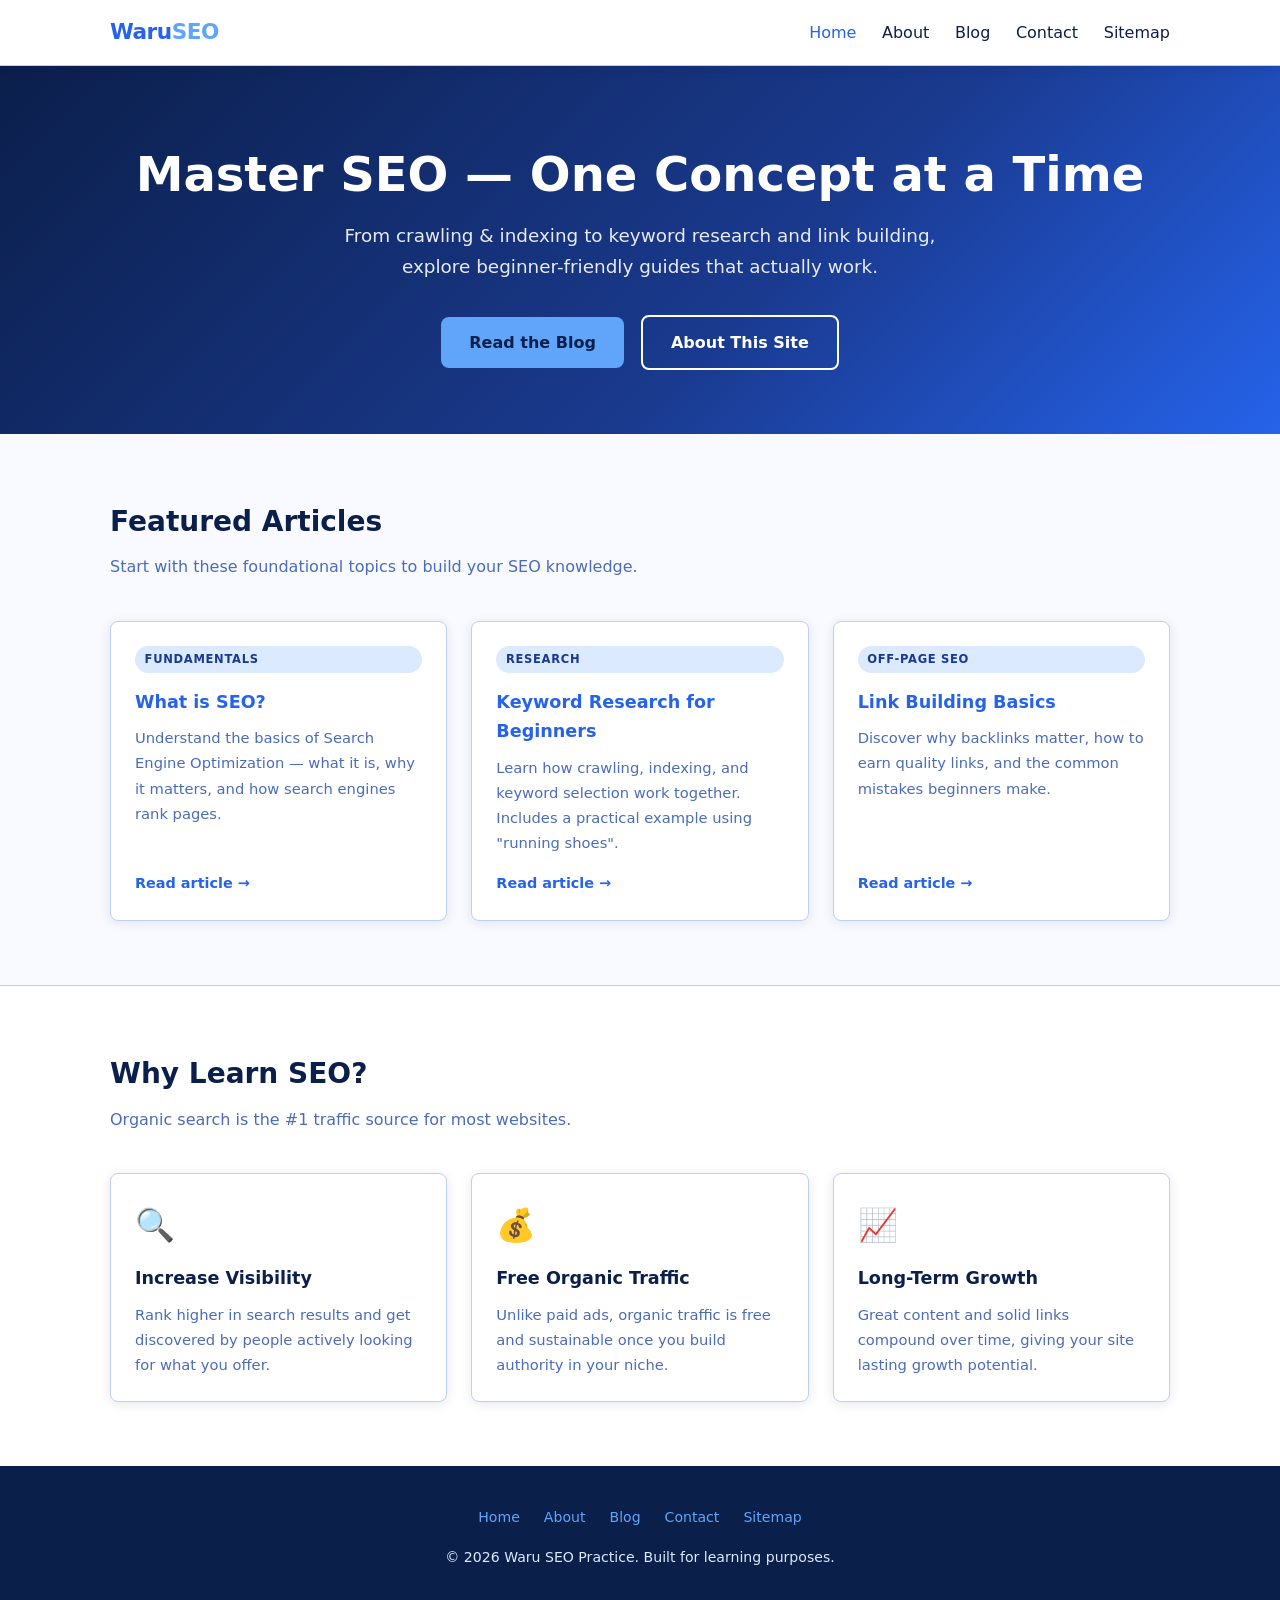
<file: index.html>
<!DOCTYPE html>
<html lang="en">
<head>
  <meta charset="UTF-8" />
  <meta name="viewport" content="width=device-width, initial-scale=1.0" />
  <title>Waru SEO Practice | Learn SEO for Beginners</title></title>

 <meta name="description"
      content="Learn SEO through beginner-friendly guides on Google Search Console, keyword research, link building, crawling, indexing, and web development.">
      
 <meta
  name="google-site-verification" 
 content="-L_FLj6jPUfRJubKEknoR3zGuBJuWb40do4C5Rpn6mc" />
    

  <link rel="stylesheet" href="css/style.css" />
</head>
<body>

  <header>
    <div class="header-inner">
      <a href="index.html" class="logo">Waru<span>SEO</span></a>
      <button class="hamburger" aria-label="Toggle menu" onclick="document.querySelector('nav ul').classList.toggle('open')">
        <span></span><span></span><span></span>
      </button>
      <nav>
        <ul>
          <li><a href="index.html" class="active">Home</a></li>
          <li><a href="about.html">About</a></li>
          <li><a href="blog/index.html">Blog</a></li>
          <li><a href="contact.html">Contact</a></li>
          <li><a href="sitemap.html">Sitemap</a></li>
        </ul>
      </nav>
    </div>
  </header>

  <section class="hero">
    <h1>Master SEO — One Concept at a Time</h1>
    <p>From crawling &amp; indexing to keyword research and link building, explore beginner-friendly guides that actually work.</p>
    <a href="blog/index.html" class="btn">Read the Blog</a>
    <a href="about.html" class="btn btn-outline">About This Site</a>
  </section>

  <section>
    <div class="container">
      <h2 class="section-title">Featured Articles</h2>
      <p class="section-sub">Start with these foundational topics to build your SEO knowledge.</p>

      <div class="cards">

        <article class="card">
          <span class="card-tag">Fundamentals</span>
          <h3><a href="blog/what-is-seo.html">What is SEO?</a></h3>
          <p>Understand the basics of Search Engine Optimization — what it is, why it matters, and how search engines rank pages.</p>
          <a href="blog/what-is-seo.html" class="card-link">Read article →</a>
        </article>

        <article class="card">
          <span class="card-tag">Research</span>
          <h3><a href="blog/keyword-research-for-beginners.html">Keyword Research for Beginners</a></h3>
          <p>Learn how crawling, indexing, and keyword selection work together. Includes a practical example using "running shoes".</p>
          <a href="blog/keyword-research-for-beginners.html" class="card-link">Read article →</a>
        </article>

        <article class="card">
          <span class="card-tag">Off-Page SEO</span>
          <h3><a href="blog/link-building-basics.html">Link Building Basics</a></h3>
          <p>Discover why backlinks matter, how to earn quality links, and the common mistakes beginners make.</p>
          <a href="blog/link-building-basics.html" class="card-link">Read article →</a>
        </article>

      </div>
    </div>
  </section>

  <section style="background:#fff; border-top:1px solid var(--clr-border);">
    <div class="container">
      <h2 class="section-title">Why Learn SEO?</h2>
      <p class="section-sub">Organic search is the #1 traffic source for most websites.</p>
      <div class="cards">
        <div class="card">
          <div style="font-size:2rem;margin-bottom:.75rem;">🔍</div>
          <h3>Increase Visibility</h3>
          <p>Rank higher in search results and get discovered by people actively looking for what you offer.</p>
        </div>
        <div class="card">
          <div style="font-size:2rem;margin-bottom:.75rem;">💰</div>
          <h3>Free Organic Traffic</h3>
          <p>Unlike paid ads, organic traffic is free and sustainable once you build authority in your niche.</p>
        </div>
        <div class="card">
          <div style="font-size:2rem;margin-bottom:.75rem;">📈</div>
          <h3>Long-Term Growth</h3>
          <p>Great content and solid links compound over time, giving your site lasting growth potential.</p>
        </div>
      </div>
    </div>
  </section>

  <footer>
    <div class="footer-links">
      <a href="index.html">Home</a>
      <a href="about.html">About</a>
      <a href="blog/index.html">Blog</a>
      <a href="contact.html">Contact</a>
      <a href="sitemap.html">Sitemap</a>
    </div>
    <p>&copy; 2026 Waru SEO Practice. Built for learning purposes.</p>
  </footer>

</body>
</html>
</file>
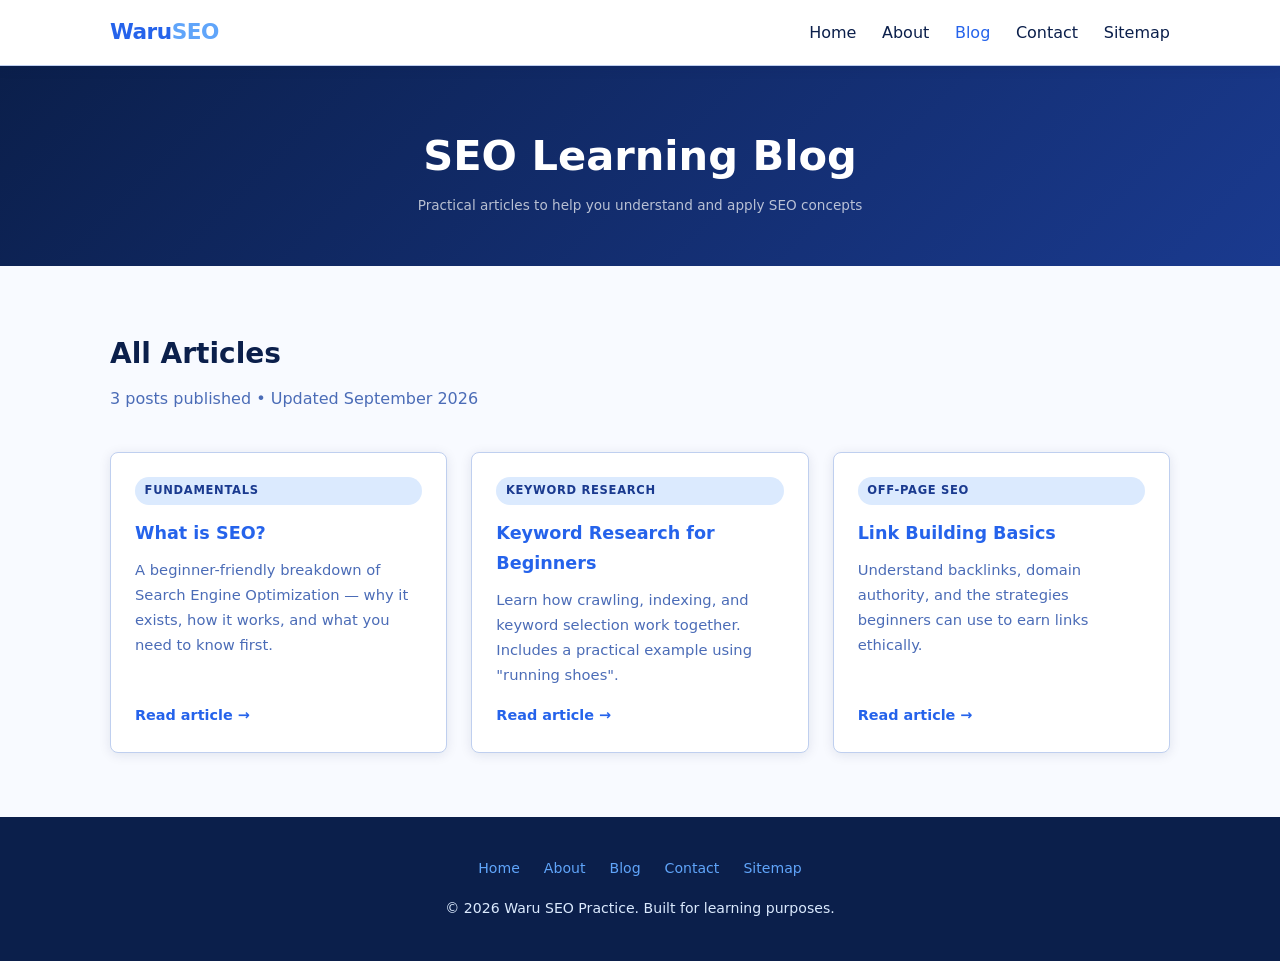
<file: blog/index.html>
<!DOCTYPE html>
<html lang="en">
<head>
  <meta charset="UTF-8" />
  <meta name="viewport" content="width=device-width, initial-scale=1.0" />
  <title>Blog – Waru SEO Practice</title>

 

  <link rel="stylesheet" href="../css/style.css" />
</head>
<body>

  <header>
    <div class="header-inner">
      <a href="../index.html" class="logo">Waru<span>SEO</span></a>
      <button class="hamburger" aria-label="Toggle menu" onclick="document.querySelector('nav ul').classList.toggle('open')">
        <span></span><span></span><span></span>
      </button>
      <nav>
        <ul>
          <li><a href="../index.html">Home</a></li>
          <li><a href="../about.html">About</a></li>
          <li><a href="index.html" class="active">Blog</a></li>
          <li><a href="../contact.html">Contact</a></li>
          <li><a href="../sitemap.html">Sitemap</a></li>
        </ul>
      </nav>
    </div>
  </header>

  <div class="post-hero">
    <h1>SEO Learning Blog</h1>
    <p class="post-meta">Practical articles to help you understand and apply SEO concepts</p>
  </div>

  <section>
    <div class="container">
      <h2 class="section-title">All Articles</h2>
      <p class="section-sub">3 posts published &bull; Updated September 2026</p>

      <div class="cards">

        <article class="card">
          <span class="card-tag">Fundamentals</span>
          <h2 style="font-size:1.1rem;margin-bottom:.5rem;"><a href="what-is-seo.html">What is SEO?</a></h2>
          <p>A beginner-friendly breakdown of Search Engine Optimization — why it exists, how it works, and what you need to know first.</p>
          <a href="what-is-seo.html" class="card-link">Read article →</a>
        </article>

        <article class="card">
          <span class="card-tag">Keyword Research</span>
          <h2 style="font-size:1.1rem;margin-bottom:.5rem;"><a href="keyword-research-for-beginners.html">Keyword Research for Beginners</a></h2>
          <p>Learn how crawling, indexing, and keyword selection work together. Includes a practical example using "running shoes".</p>
          <a href="keyword-research-for-beginners.html" class="card-link">Read article →</a>
        </article>

        <article class="card">
          <span class="card-tag">Off-Page SEO</span>
          <h2 style="font-size:1.1rem;margin-bottom:.5rem;"><a href="link-building-basics.html">Link Building Basics</a></h2>
          <p>Understand backlinks, domain authority, and the strategies beginners can use to earn links ethically.</p>
          <a href="link-building-basics.html" class="card-link">Read article →</a>
        </article>

      </div>
    </div>
  </section>

  <footer>
    <div class="footer-links">
      <a href="../index.html">Home</a>
      <a href="../about.html">About</a>
      <a href="index.html">Blog</a>
      <a href="../contact.html">Contact</a>
      <a href="../sitemap.html">Sitemap</a>
    </div>
    <p>&copy; 2026 Waru SEO Practice. Built for learning purposes.</p>
  </footer>

</body>
</html>
</file>
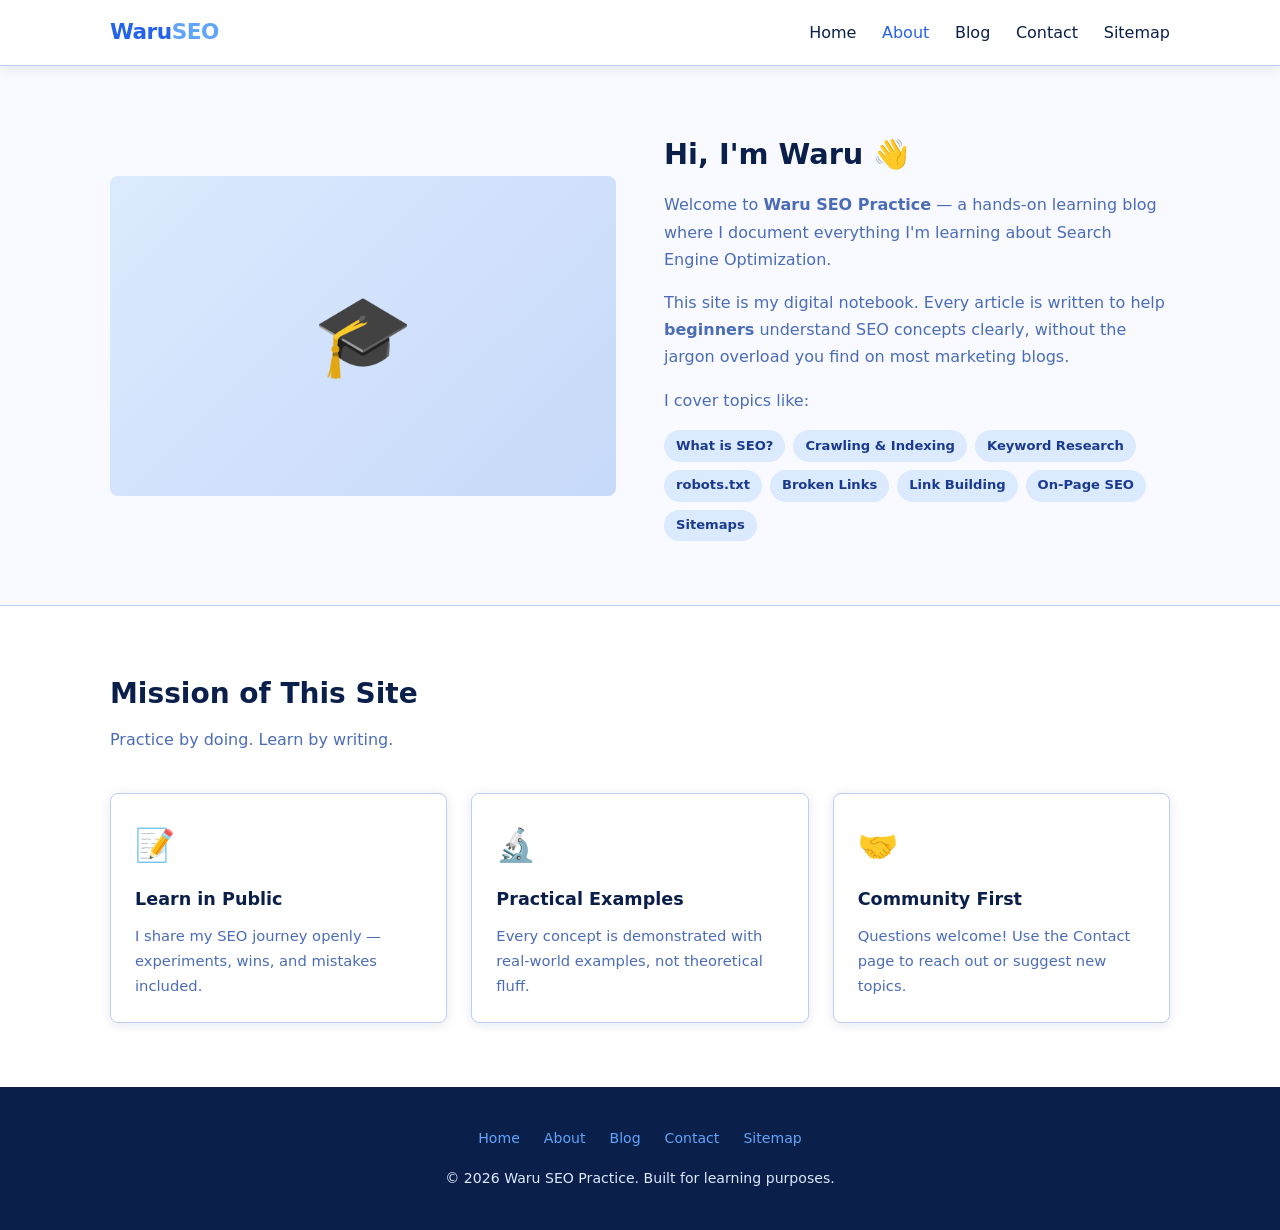
<file: about.html>
<!DOCTYPE html>
<html lang="en">
<head>
  <meta charset="UTF-8" />
  <meta name="viewport" content="width=device-width, initial-scale=1.0" />
  <title>About – Waru SEO Practice</title>
  <link rel="stylesheet" href="css/style.css" />
</head>
<body>

  <header>
    <div class="header-inner">
      <a href="index.html" class="logo">Waru<span>SEO</span></a>
      <button class="hamburger" aria-label="Toggle menu" onclick="document.querySelector('nav ul').classList.toggle('open')">
        <span></span><span></span><span></span>
      </button>
      <nav>
        <ul>
          <li><a href="index.html">Home</a></li>
          <li><a href="about.html" class="active">About</a></li>
          <li><a href="blog/index.html">Blog</a></li>
          <li><a href="contact.html">Contact</a></li>
          <li><a href="sitemap.html">Sitemap</a></li>
        </ul>
      </nav>
    </div>
  </header>

  <section>
    <div class="container">
      <div class="about-grid">
        <div class="about-img-placeholder" aria-hidden="true">🎓</div>
        <div class="about-text">
          <h1 style="font-size:1.8rem;font-weight:800;margin-bottom:.75rem;">Hi, I'm Waru 👋</h1>
          <p>Welcome to <strong>Waru SEO Practice</strong> — a hands-on learning blog where I document everything I'm learning about Search Engine Optimization.</p>
          <p>This site is my digital notebook. Every article is written to help <strong>beginners</strong> understand SEO concepts clearly, without the jargon overload you find on most marketing blogs.</p>
          <p>I cover topics like:</p>
          <ul class="skills-list">
            <li>What is SEO?</li>
            <li>Crawling &amp; Indexing</li>
            <li>Keyword Research</li>
            <li>robots.txt</li>
            <li>Broken Links</li>
            <li>Link Building</li>
            <li>On-Page SEO</li>
            <li>Sitemaps</li>
          </ul>
        </div>
      </div>
    </div>
  </section>

  <section style="background:#fff;border-top:1px solid var(--clr-border);">
    <div class="container">
      <h2 class="section-title">Mission of This Site</h2>
      <p class="section-sub">Practice by doing. Learn by writing.</p>
      <div class="cards">
        <div class="card">
          <div style="font-size:2rem;margin-bottom:.75rem;">📝</div>
          <h3>Learn in Public</h3>
          <p>I share my SEO journey openly — experiments, wins, and mistakes included.</p>
        </div>
        <div class="card">
          <div style="font-size:2rem;margin-bottom:.75rem;">🔬</div>
          <h3>Practical Examples</h3>
          <p>Every concept is demonstrated with real-world examples, not theoretical fluff.</p>
        </div>
        <div class="card">
          <div style="font-size:2rem;margin-bottom:.75rem;">🤝</div>
          <h3>Community First</h3>
          <p>Questions welcome! Use the Contact page to reach out or suggest new topics.</p>
        </div>
      </div>
    </div>
  </section>

  <footer>
    <div class="footer-links">
      <a href="index.html">Home</a>
      <a href="about.html">About</a>
      <a href="blog/index.html">Blog</a>
      <a href="contact.html">Contact</a>
      <a href="sitemap.html">Sitemap</a>
    </div>
    <p>&copy; 2026 Waru SEO Practice. Built for learning purposes.</p>
  </footer>

</body>
</html>
</file>
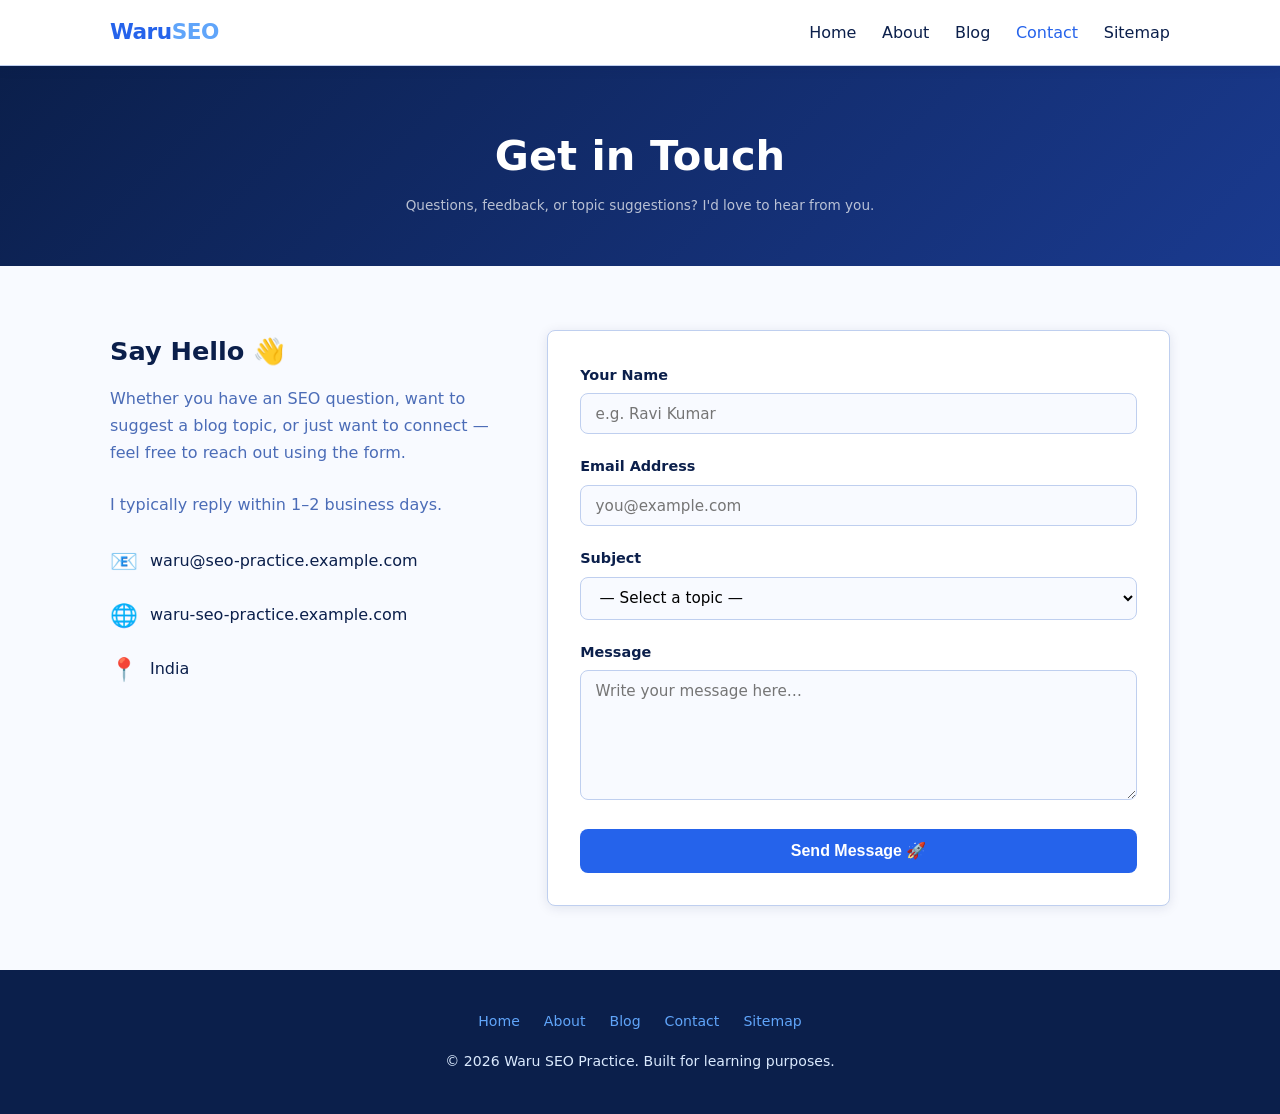
<file: contact.html>
<!DOCTYPE html>
<html lang="en">
<head>
  <meta charset="UTF-8" />
  <meta name="viewport" content="width=device-width, initial-scale=1.0" />
  <title>Contact – Waru SEO Practice</title>
  <link rel="stylesheet" href="css/style.css" />
</head>
<body>

  <header>
    <div class="header-inner">
      <a href="index.html" class="logo">Waru<span>SEO</span></a>
      <button class="hamburger" aria-label="Toggle menu" onclick="document.querySelector('nav ul').classList.toggle('open')">
        <span></span><span></span><span></span>
      </button>
      <nav>
        <ul>
          <li><a href="index.html">Home</a></li>
          <li><a href="about.html">About</a></li>
          <li><a href="blog/index.html">Blog</a></li>
          <li><a href="contact.html" class="active">Contact</a></li>
          <li><a href="sitemap.html">Sitemap</a></li>
        </ul>
      </nav>
    </div>
  </header>

  <div class="post-hero">
    <h1>Get in Touch</h1>
    <p class="post-meta">Questions, feedback, or topic suggestions? I'd love to hear from you.</p>
  </div>

  <section>
    <div class="container">
      <div class="contact-grid">

        <div class="contact-info">
          <h2>Say Hello 👋</h2>
          <p>Whether you have an SEO question, want to suggest a blog topic, or just want to connect — feel free to reach out using the form.</p>
          <p>I typically reply within 1–2 business days.</p>

          <div class="contact-detail">
            <span class="contact-icon">📧</span>
            <span>waru@seo-practice.example.com</span>
          </div>
          <div class="contact-detail">
            <span class="contact-icon">🌐</span>
            <span>waru-seo-practice.example.com</span>
          </div>
          <div class="contact-detail">
            <span class="contact-icon">📍</span>
            <span>India</span>
          </div>
        </div>

        <form action="#" method="POST" novalidate>
          <div class="form-group">
            <label for="name">Your Name</label>
            <input type="text" id="name" name="name" placeholder="e.g. Ravi Kumar" />
          </div>

          <div class="form-group">
            <label for="email">Email Address</label>
            <input type="email" id="email" name="email" placeholder="you@example.com" />
          </div>

          <div class="form-group">
            <label for="subject">Subject</label>
            <select id="subject" name="subject">
              <option value="">— Select a topic —</option>
              <option value="question">SEO Question</option>
              <option value="suggestion">Topic Suggestion</option>
              <option value="feedback">Site Feedback</option>
              <option value="other">Other</option>
            </select>
          </div>

          <div class="form-group">
            <label for="message">Message</label>
            <textarea id="message" name="message" placeholder="Write your message here…"></textarea>
          </div>

          <button type="submit" class="form-btn">Send Message 🚀</button>
        </form>

      </div>
    </div>
  </section>

  <footer>
    <div class="footer-links">
      <a href="index.html">Home</a>
      <a href="about.html">About</a>
      <a href="blog/index.html">Blog</a>
      <a href="contact.html">Contact</a>
      <a href="sitemap.html">Sitemap</a>
    </div>
    <p>&copy; 2026 Waru SEO Practice. Built for learning purposes.</p>
  </footer>

</body>
</html>
</file>
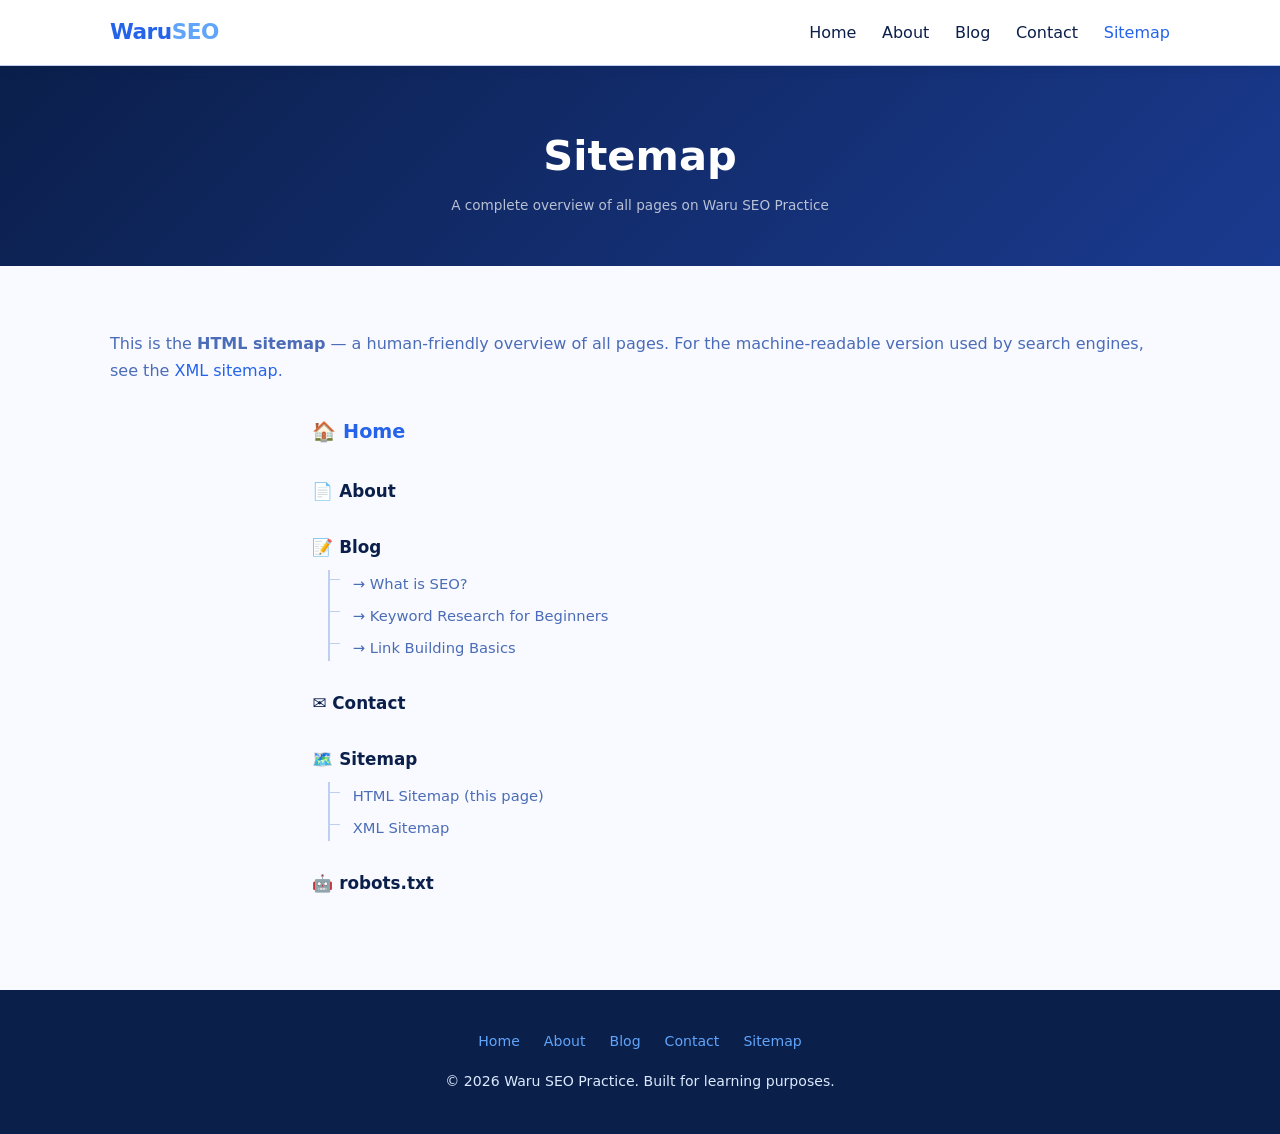
<file: sitemap.html>
<!DOCTYPE html>
<html lang="en">
<head>
  <meta charset="UTF-8" />
  <meta name="viewport" content="width=device-width, initial-scale=1.0" />
  <title>Sitemap – Waru SEO Practice</title>
  <link rel="stylesheet" href="css/style.css" />
</head>
<body>

  <header>
    <div class="header-inner">
      <a href="index.html" class="logo">Waru<span>SEO</span></a>
      <button class="hamburger" aria-label="Toggle menu" onclick="document.querySelector('nav ul').classList.toggle('open')">
        <span></span><span></span><span></span>
      </button>
      <nav>
        <ul>
          <li><a href="index.html">Home</a></li>
          <li><a href="about.html">About</a></li>
          <li><a href="blog/index.html">Blog</a></li>
          <li><a href="contact.html">Contact</a></li>
          <li><a href="sitemap.html" class="active">Sitemap</a></li>
        </ul>
      </nav>
    </div>
  </header>

  <div class="post-hero">
    <h1>Sitemap</h1>
    <p class="post-meta">A complete overview of all pages on Waru SEO Practice</p>
  </div>

  <section>
    <div class="container">
      <p style="margin-bottom:2rem;color:var(--clr-muted);">
        This is the <strong>HTML sitemap</strong> — a human-friendly overview of all pages.
        For the machine-readable version used by search engines, see the <a href="sitemap.xml">XML sitemap</a>.
      </p>

      <div class="sitemap-tree">
        <ul>

          <li>
            <a href="index.html" class="sitemap-link-main">Home</a>
          </li>

          <li>
            <a href="about.html" class="sitemap-section">📄 About</a>
          </li>

          <li>
            <a href="blog/index.html" class="sitemap-section">📝 Blog</a>
            <ul>
              <li class="sitemap-leaf"><a href="blog/what-is-seo.html">→ What is SEO?</a></li>
              <li class="sitemap-leaf"><a href="blog/keyword-research-for-beginners.html">→ Keyword Research for Beginners</a></li>
              <li class="sitemap-leaf"><a href="blog/link-building-basics.html">→ Link Building Basics</a></li>
            </ul>
          </li>

          <li>
            <a href="contact.html" class="sitemap-section">✉️ Contact</a>
          </li>

          <li>
            <a href="sitemap.html" class="sitemap-section">🗺️ Sitemap</a>
            <ul>
              <li class="sitemap-leaf"><a href="sitemap.html">HTML Sitemap (this page)</a></li>
              <li class="sitemap-leaf"><a href="sitemap.xml">XML Sitemap</a></li>
            </ul>
          </li>

          <li>
            <a href="robots.txt" class="sitemap-section">🤖 robots.txt</a>
          </li>

        </ul>
      </div>
    </div>
  </section>

  <footer>
    <div class="footer-links">
      <a href="index.html">Home</a>
      <a href="about.html">About</a>
      <a href="blog/index.html">Blog</a>
      <a href="contact.html">Contact</a>
      <a href="sitemap.html">Sitemap</a>
    </div>
    <p>&copy; 2026 Waru SEO Practice. Built for learning purposes.</p>
  </footer>

</body>
</html>
</file>
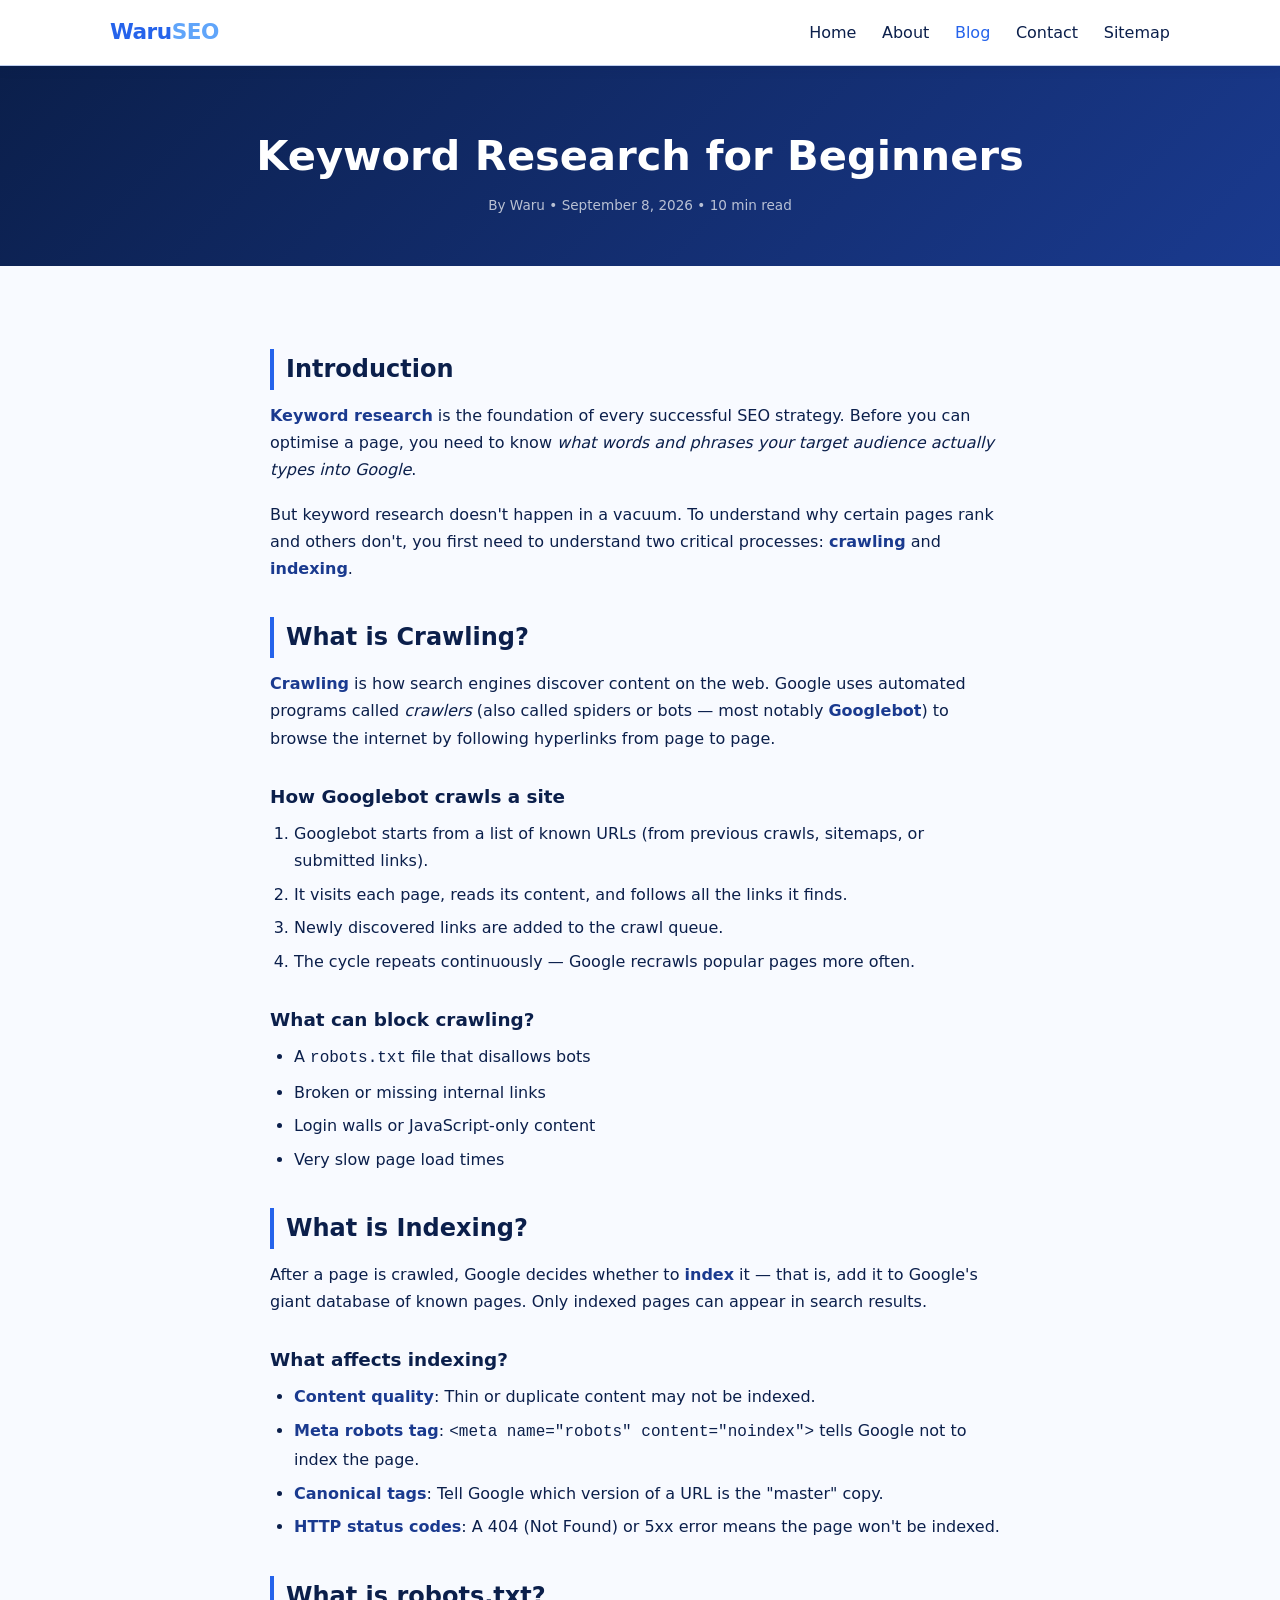
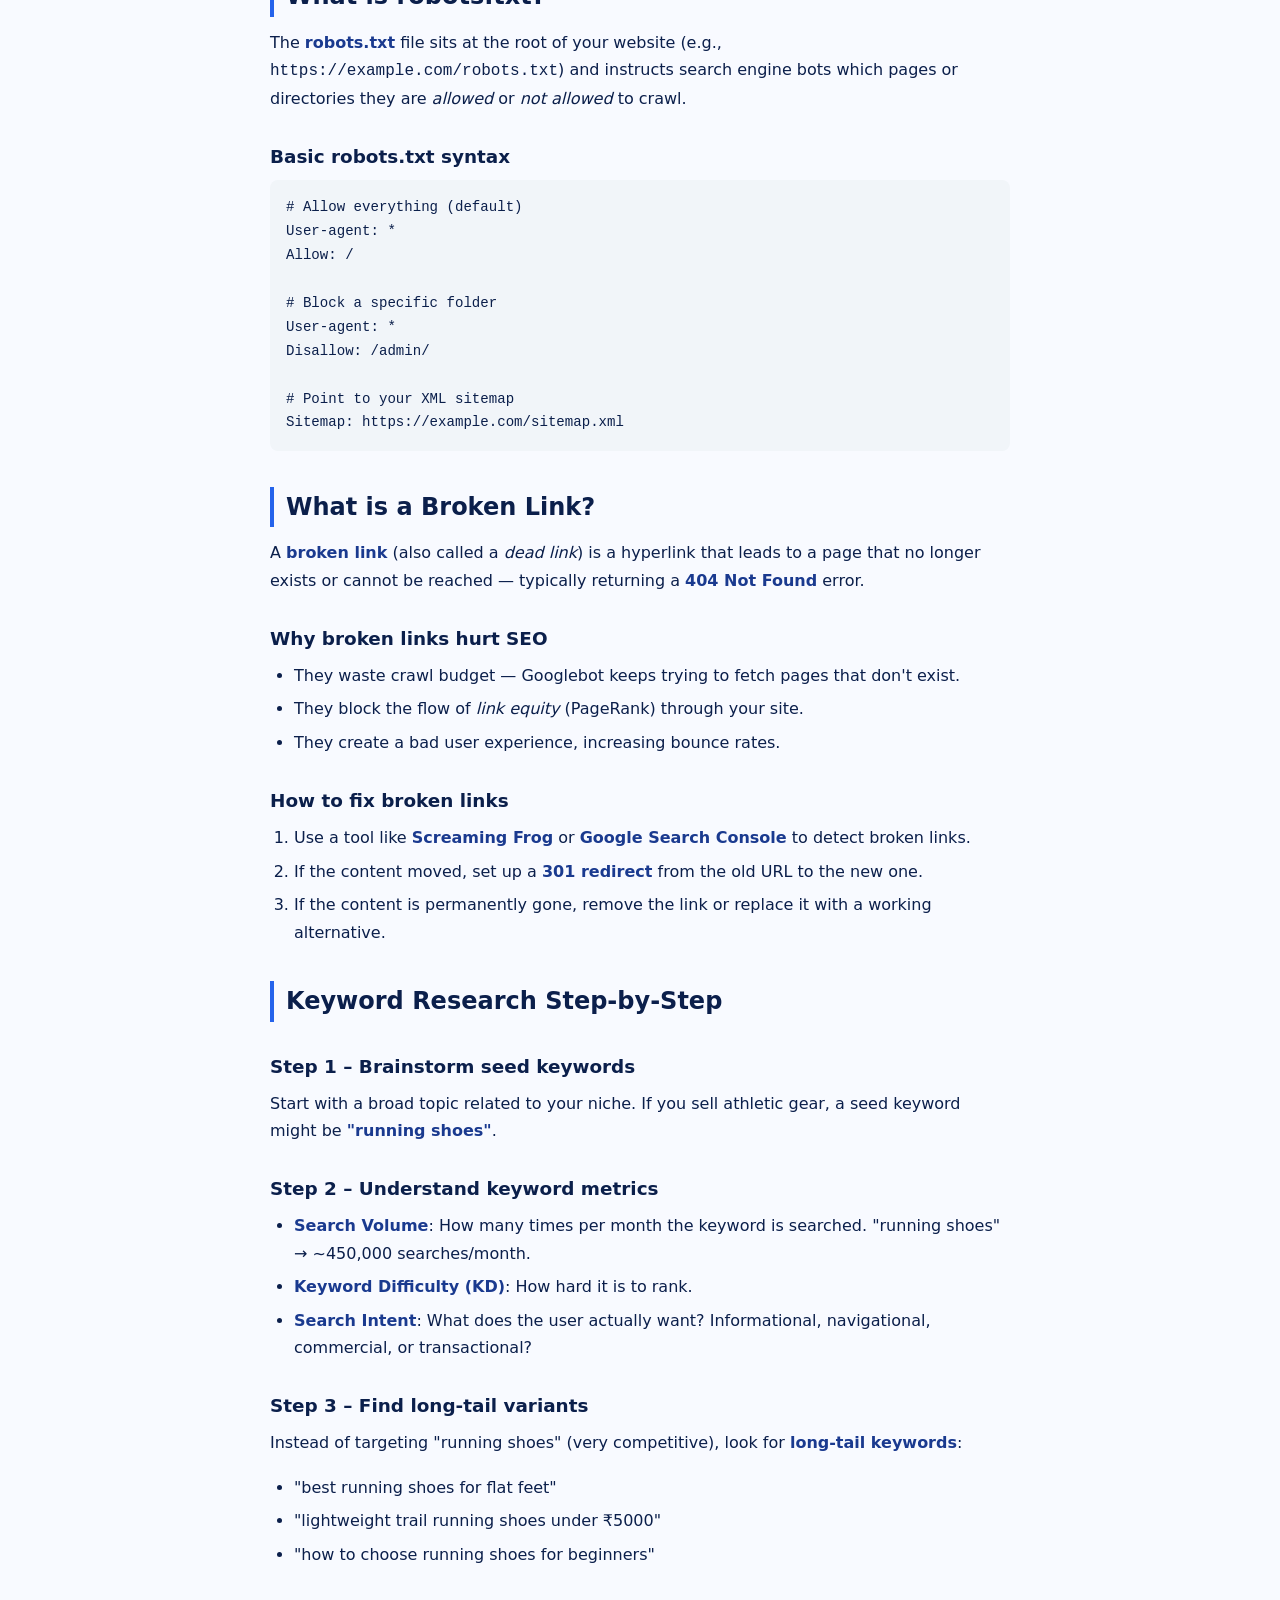
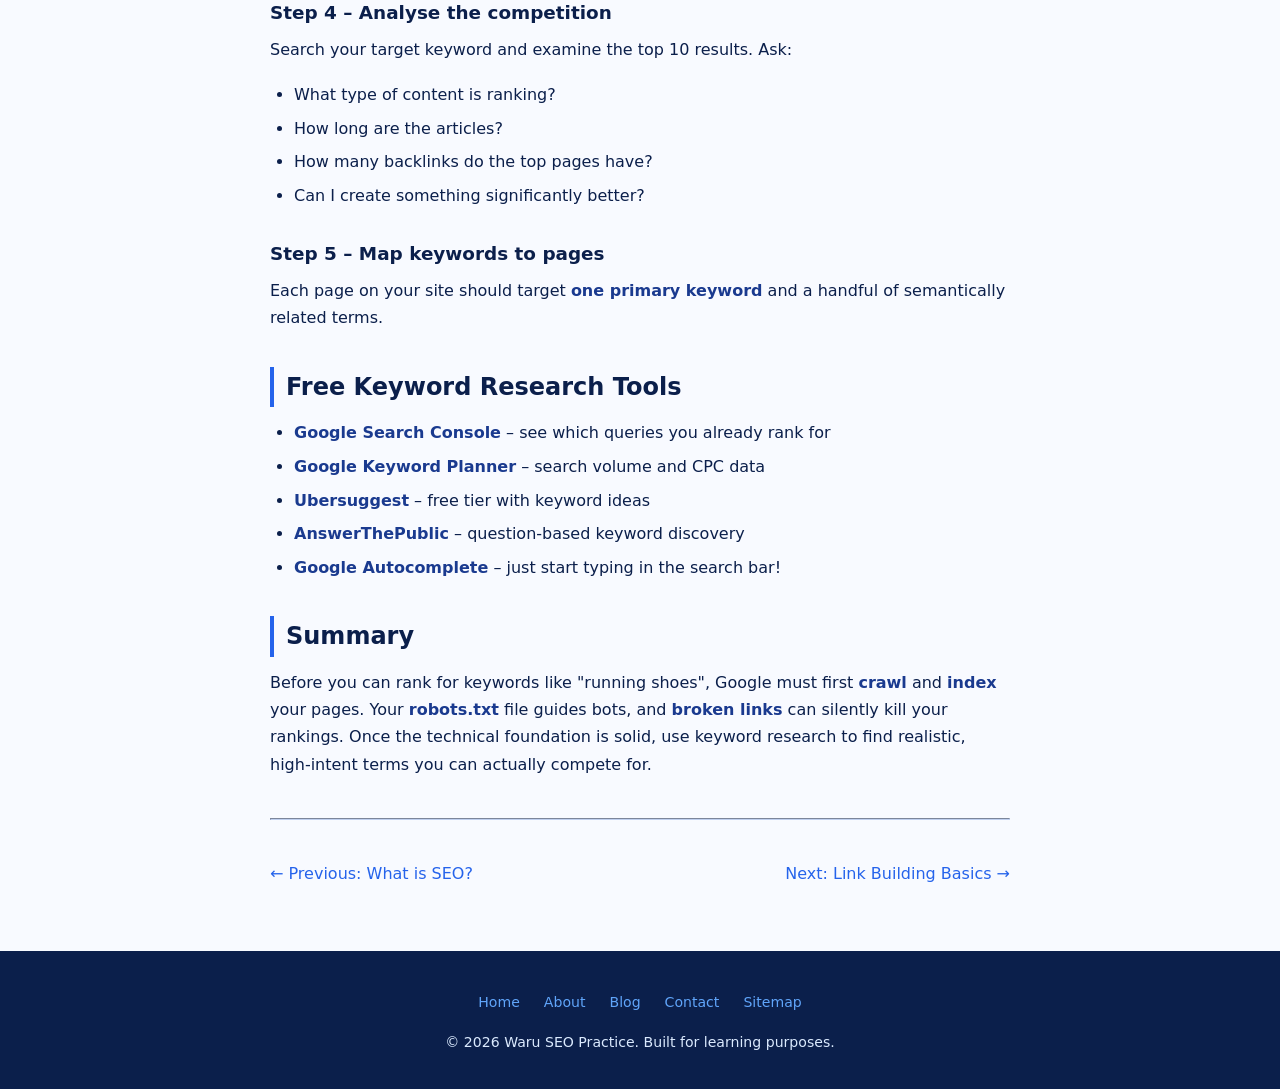
<file: blog/keyword-research-for-beginners.html>
<!DOCTYPE html>
<html lang="en">
<head>
  <meta charset="UTF-8" />
  <meta name="viewport" content="width=device-width, initial-scale=1.0" />
  <title>Keyword Research for Beginners – Waru SEO Practice</title>
  <link rel="stylesheet" href="../css/style.css" />
</head>
<body>

  <header>
    <div class="header-inner">
      <a href="../index.html" class="logo">Waru<span>SEO</span></a>
      <button class="hamburger" aria-label="Toggle menu" onclick="document.querySelector('nav ul').classList.toggle('open')">
        <span></span><span></span><span></span>
      </button>
      <nav>
        <ul>
          <li><a href="../index.html">Home</a></li>
          <li><a href="../about.html">About</a></li>
          <li><a href="index.html" class="active">Blog</a></li>
          <li><a href="../contact.html">Contact</a></li>
          <li><a href="../sitemap.html">Sitemap</a></li>
        </ul>
      </nav>
    </div>
  </header>

  <div class="post-hero">
    <h1>Keyword Research for Beginners</h1>
    <p class="post-meta">By Waru &bull; September 8, 2026 &bull; 10 min read</p>
  </div>

  <article class="post-body">

    <h2>Introduction</h2>
    <p><strong>Keyword research</strong> is the foundation of every successful SEO strategy. Before you can optimise a page, you need to know <em>what words and phrases your target audience actually types into Google</em>.</p>
    <p>But keyword research doesn't happen in a vacuum. To understand why certain pages rank and others don't, you first need to understand two critical processes: <strong>crawling</strong> and <strong>indexing</strong>.</p>

    <h2>What is Crawling?</h2>
    <p><strong>Crawling</strong> is how search engines discover content on the web. Google uses automated programs called <em>crawlers</em> (also called spiders or bots — most notably <strong>Googlebot</strong>) to browse the internet by following hyperlinks from page to page.</p>

    <h3>How Googlebot crawls a site</h3>
    <ol>
      <li>Googlebot starts from a list of known URLs (from previous crawls, sitemaps, or submitted links).</li>
      <li>It visits each page, reads its content, and follows all the links it finds.</li>
      <li>Newly discovered links are added to the crawl queue.</li>
      <li>The cycle repeats continuously — Google recrawls popular pages more often.</li>
    </ol>

    <h3>What can block crawling?</h3>
    <ul>
      <li>A <code>robots.txt</code> file that disallows bots</li>
      <li>Broken or missing internal links</li>
      <li>Login walls or JavaScript-only content</li>
      <li>Very slow page load times</li>
    </ul>

    <h2>What is Indexing?</h2>
    <p>After a page is crawled, Google decides whether to <strong>index</strong> it — that is, add it to Google's giant database of known pages. Only indexed pages can appear in search results.</p>

    <h3>What affects indexing?</h3>
    <ul>
      <li><strong>Content quality</strong>: Thin or duplicate content may not be indexed.</li>
      <li><strong>Meta robots tag</strong>: <code>&lt;meta name="robots" content="noindex"&gt;</code> tells Google not to index the page.</li>
      <li><strong>Canonical tags</strong>: Tell Google which version of a URL is the "master" copy.</li>
      <li><strong>HTTP status codes</strong>: A 404 (Not Found) or 5xx error means the page won't be indexed.</li>
    </ul>

    <h2>What is robots.txt?</h2>
    <p>The <strong>robots.txt</strong> file sits at the root of your website (e.g., <code>https://example.com/robots.txt</code>) and instructs search engine bots which pages or directories they are <em>allowed</em> or <em>not allowed</em> to crawl.</p>

    <h3>Basic robots.txt syntax</h3>
    <pre style="background:#f1f5f9;padding:1rem;border-radius:8px;font-size:.88rem;overflow-x:auto;"><code># Allow everything (default)
User-agent: *
Allow: /

# Block a specific folder
User-agent: *
Disallow: /admin/

# Point to your XML sitemap
Sitemap: https://example.com/sitemap.xml</code></pre>

    <h2>What is a Broken Link?</h2>
    <p>A <strong>broken link</strong> (also called a <em>dead link</em>) is a hyperlink that leads to a page that no longer exists or cannot be reached — typically returning a <strong>404 Not Found</strong> error.</p>

    <h3>Why broken links hurt SEO</h3>
    <ul>
      <li>They waste crawl budget — Googlebot keeps trying to fetch pages that don't exist.</li>
      <li>They block the flow of <em>link equity</em> (PageRank) through your site.</li>
      <li>They create a bad user experience, increasing bounce rates.</li>
    </ul>

    <h3>How to fix broken links</h3>
    <ol>
      <li>Use a tool like <strong>Screaming Frog</strong> or <strong>Google Search Console</strong> to detect broken links.</li>
      <li>If the content moved, set up a <strong>301 redirect</strong> from the old URL to the new one.</li>
      <li>If the content is permanently gone, remove the link or replace it with a working alternative.</li>
    </ol>

    <h2>Keyword Research Step-by-Step</h2>

    <h3>Step 1 – Brainstorm seed keywords</h3>
    <p>Start with a broad topic related to your niche. If you sell athletic gear, a seed keyword might be <strong>"running shoes"</strong>.</p>

    <h3>Step 2 – Understand keyword metrics</h3>
    <ul>
      <li><strong>Search Volume</strong>: How many times per month the keyword is searched. "running shoes" → ~450,000 searches/month.</li>
      <li><strong>Keyword Difficulty (KD)</strong>: How hard it is to rank.</li>
      <li><strong>Search Intent</strong>: What does the user actually want? Informational, navigational, commercial, or transactional?</li>
    </ul>

    <h3>Step 3 – Find long-tail variants</h3>
    <p>Instead of targeting "running shoes" (very competitive), look for <strong>long-tail keywords</strong>:</p>
    <ul>
      <li>"best running shoes for flat feet"</li>
      <li>"lightweight trail running shoes under ₹5000"</li>
      <li>"how to choose running shoes for beginners"</li>
    </ul>

    <h3>Step 4 – Analyse the competition</h3>
    <p>Search your target keyword and examine the top 10 results. Ask:</p>
    <ul>
      <li>What type of content is ranking?</li>
      <li>How long are the articles?</li>
      <li>How many backlinks do the top pages have?</li>
      <li>Can I create something significantly better?</li>
    </ul>

    <h3>Step 5 – Map keywords to pages</h3>
    <p>Each page on your site should target <strong>one primary keyword</strong> and a handful of semantically related terms.</p>

    <h2>Free Keyword Research Tools</h2>
    <ul>
      <li><strong>Google Search Console</strong> – see which queries you already rank for</li>
      <li><strong>Google Keyword Planner</strong> – search volume and CPC data</li>
      <li><strong>Ubersuggest</strong> – free tier with keyword ideas</li>
      <li><strong>AnswerThePublic</strong> – question-based keyword discovery</li>
      <li><strong>Google Autocomplete</strong> – just start typing in the search bar!</li>
    </ul>

    <h2>Summary</h2>
    <p>Before you can rank for keywords like "running shoes", Google must first <strong>crawl</strong> and <strong>index</strong> your pages. Your <strong>robots.txt</strong> file guides bots, and <strong>broken links</strong> can silently kill your rankings. Once the technical foundation is solid, use keyword research to find realistic, high-intent terms you can actually compete for.</p>

    <hr style="margin:2.5rem 0;border-color:var(--clr-border);" />
    <div style="display:flex;justify-content:space-between;flex-wrap:wrap;gap:1rem;">
      <a href="what-is-seo.html">← Previous: What is SEO?</a>
      <a href="link-building-basics.html">Next: Link Building Basics →</a>
    </div>

  </article>

  <footer>
    <div class="footer-links">
      <a href="../index.html">Home</a>
      <a href="../about.html">About</a>
      <a href="index.html">Blog</a>
      <a href="../contact.html">Contact</a>
      <a href="../sitemap.html">Sitemap</a>
    </div>
    <p>&copy; 2026 Waru SEO Practice. Built for learning purposes.</p>
  </footer>

</body>
</html>
</file>
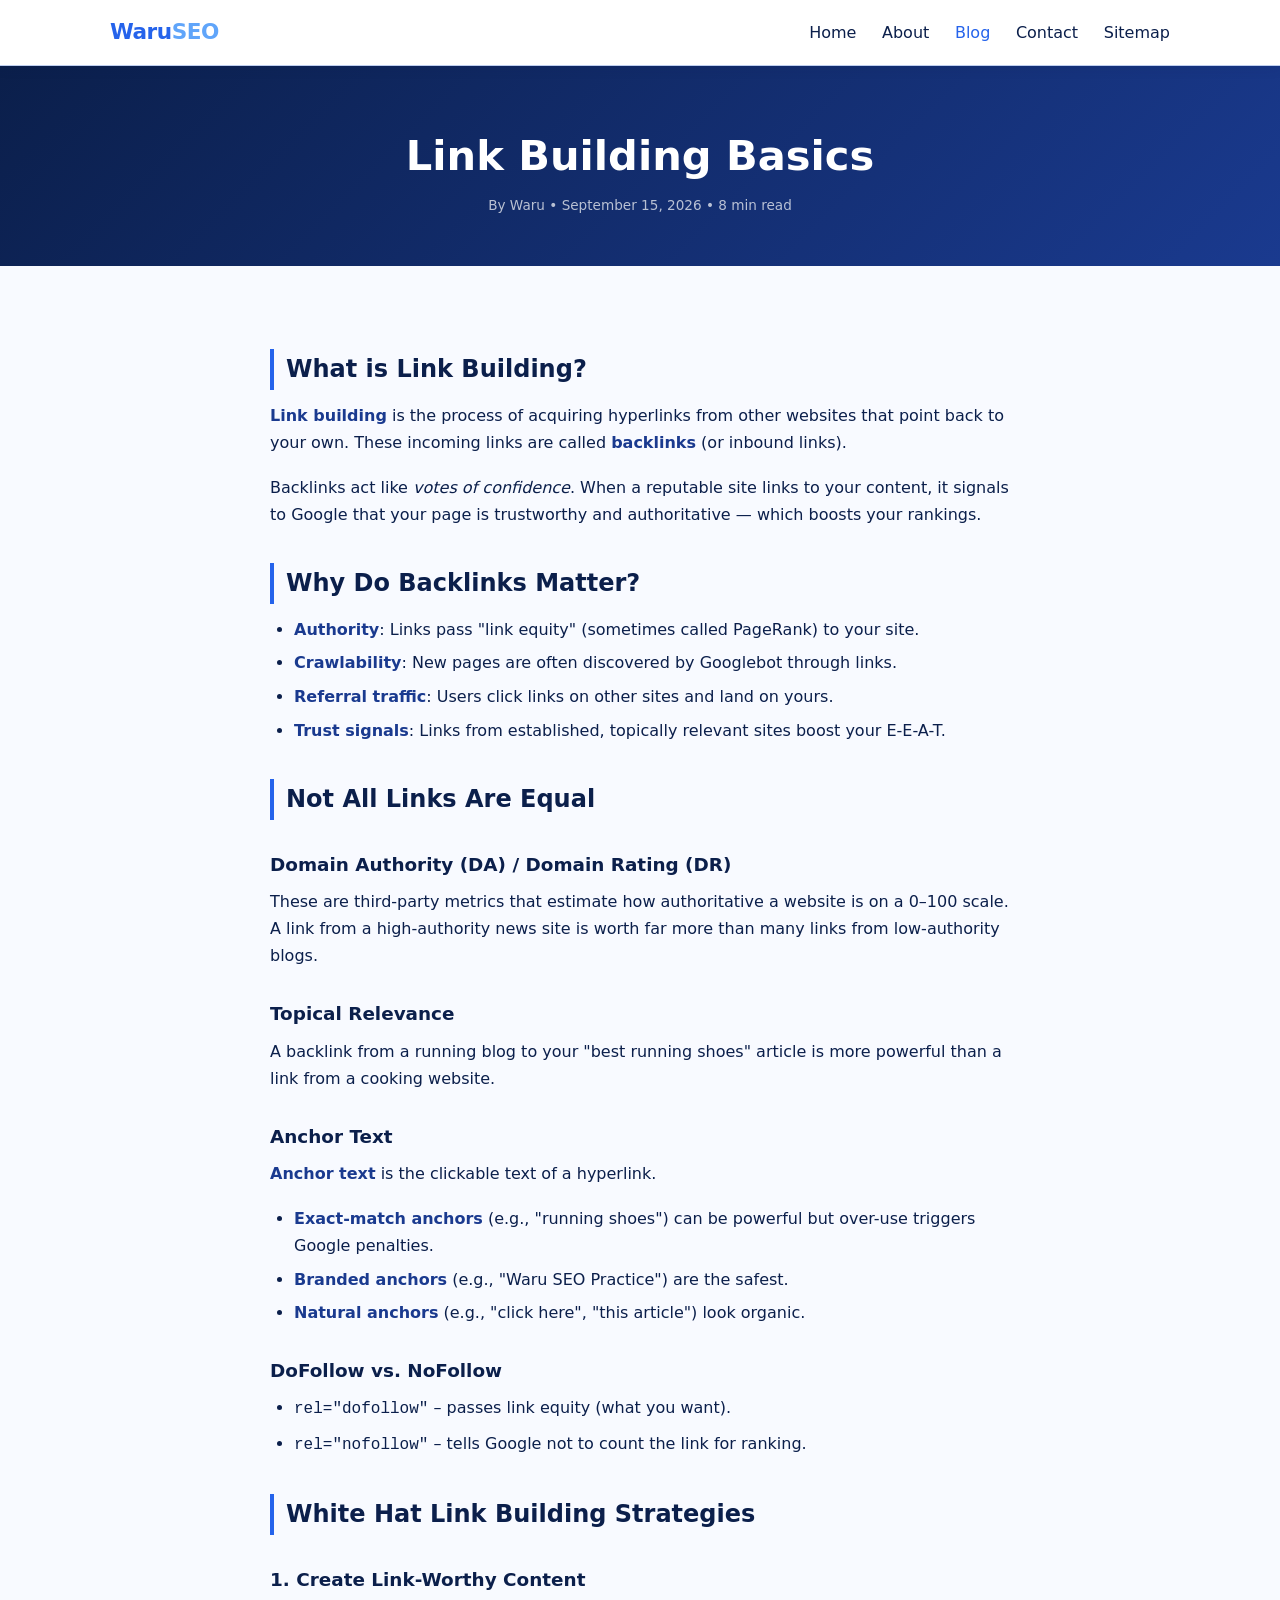
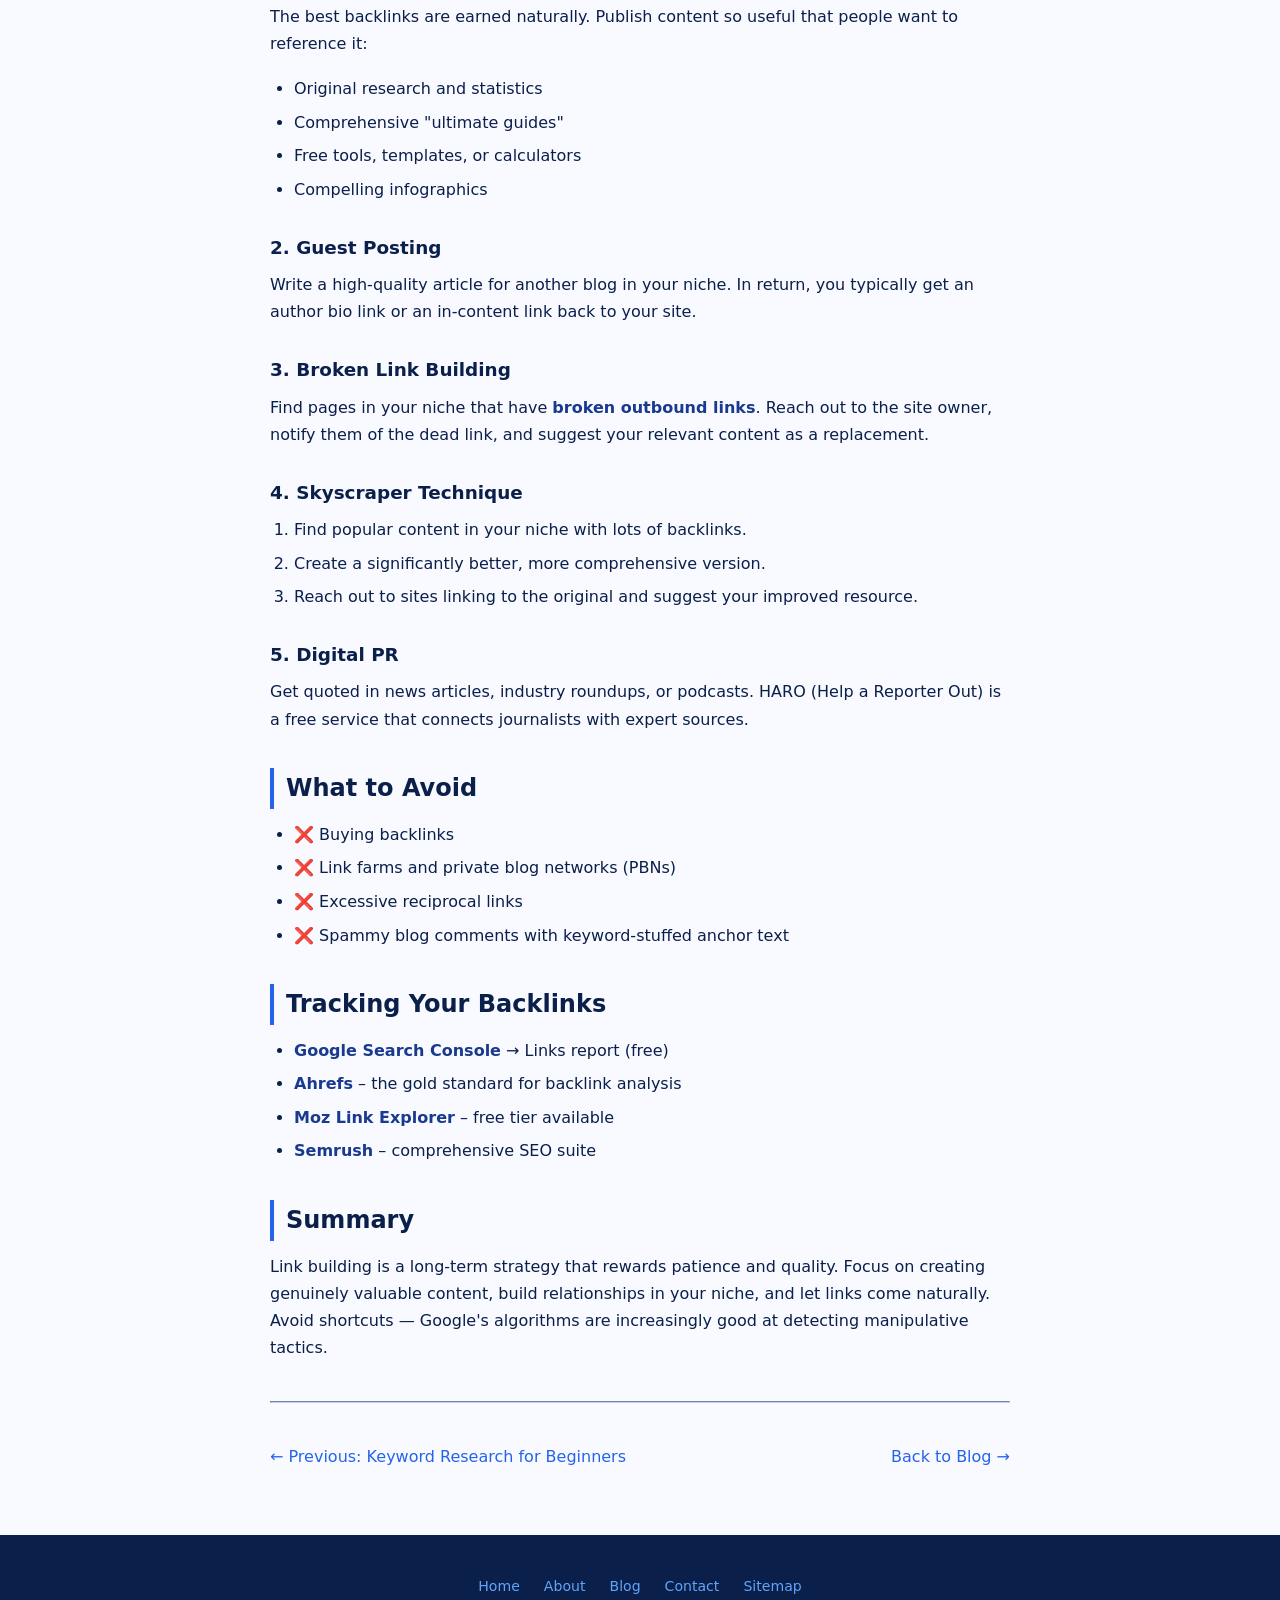
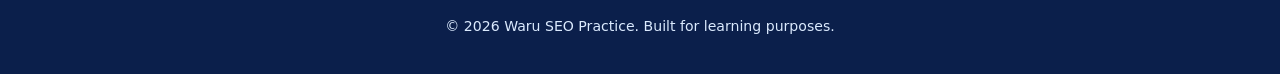
<file: blog/link-building-basics.html>
<!DOCTYPE html>
<html lang="en">
<head>
  <meta charset="UTF-8" />
  <meta name="viewport" content="width=device-width, initial-scale=1.0" />
  <title>Link Building Basics – Waru SEO Practice</title>
  <link rel="stylesheet" href="../css/style.css" />
</head>
<body>

  <header>
    <div class="header-inner">
      <a href="../index.html" class="logo">Waru<span>SEO</span></a>
      <button class="hamburger" aria-label="Toggle menu" onclick="document.querySelector('nav ul').classList.toggle('open')">
        <span></span><span></span><span></span>
      </button>
      <nav>
        <ul>
          <li><a href="../index.html">Home</a></li>
          <li><a href="../about.html">About</a></li>
          <li><a href="index.html" class="active">Blog</a></li>
          <li><a href="../contact.html">Contact</a></li>
          <li><a href="../sitemap.html">Sitemap</a></li>
        </ul>
      </nav>
    </div>
  </header>

  <div class="post-hero">
    <h1>Link Building Basics</h1>
    <p class="post-meta">By Waru &bull; September 15, 2026 &bull; 8 min read</p>
  </div>

  <article class="post-body">

    <h2>What is Link Building?</h2>
    <p><strong>Link building</strong> is the process of acquiring hyperlinks from other websites that point back to your own. These incoming links are called <strong>backlinks</strong> (or inbound links).</p>
    <p>Backlinks act like <em>votes of confidence</em>. When a reputable site links to your content, it signals to Google that your page is trustworthy and authoritative — which boosts your rankings.</p>

    <h2>Why Do Backlinks Matter?</h2>
    <ul>
      <li><strong>Authority</strong>: Links pass "link equity" (sometimes called PageRank) to your site.</li>
      <li><strong>Crawlability</strong>: New pages are often discovered by Googlebot through links.</li>
      <li><strong>Referral traffic</strong>: Users click links on other sites and land on yours.</li>
      <li><strong>Trust signals</strong>: Links from established, topically relevant sites boost your E-E-A-T.</li>
    </ul>

    <h2>Not All Links Are Equal</h2>

    <h3>Domain Authority (DA) / Domain Rating (DR)</h3>
    <p>These are third-party metrics that estimate how authoritative a website is on a 0–100 scale. A link from a high-authority news site is worth far more than many links from low-authority blogs.</p>

    <h3>Topical Relevance</h3>
    <p>A backlink from a running blog to your "best running shoes" article is more powerful than a link from a cooking website.</p>

    <h3>Anchor Text</h3>
    <p><strong>Anchor text</strong> is the clickable text of a hyperlink.</p>
    <ul>
      <li><strong>Exact-match anchors</strong> (e.g., "running shoes") can be powerful but over-use triggers Google penalties.</li>
      <li><strong>Branded anchors</strong> (e.g., "Waru SEO Practice") are the safest.</li>
      <li><strong>Natural anchors</strong> (e.g., "click here", "this article") look organic.</li>
    </ul>

    <h3>DoFollow vs. NoFollow</h3>
    <ul>
      <li><code>rel="dofollow"</code> – passes link equity (what you want).</li>
      <li><code>rel="nofollow"</code> – tells Google not to count the link for ranking.</li>
    </ul>

    <h2>White Hat Link Building Strategies</h2>

    <h3>1. Create Link-Worthy Content</h3>
    <p>The best backlinks are earned naturally. Publish content so useful that people want to reference it:</p>
    <ul>
      <li>Original research and statistics</li>
      <li>Comprehensive "ultimate guides"</li>
      <li>Free tools, templates, or calculators</li>
      <li>Compelling infographics</li>
    </ul>

    <h3>2. Guest Posting</h3>
    <p>Write a high-quality article for another blog in your niche. In return, you typically get an author bio link or an in-content link back to your site.</p>

    <h3>3. Broken Link Building</h3>
    <p>Find pages in your niche that have <strong>broken outbound links</strong>. Reach out to the site owner, notify them of the dead link, and suggest your relevant content as a replacement.</p>

    <h3>4. Skyscraper Technique</h3>
    <ol>
      <li>Find popular content in your niche with lots of backlinks.</li>
      <li>Create a significantly better, more comprehensive version.</li>
      <li>Reach out to sites linking to the original and suggest your improved resource.</li>
    </ol>

    <h3>5. Digital PR</h3>
    <p>Get quoted in news articles, industry roundups, or podcasts. HARO (Help a Reporter Out) is a free service that connects journalists with expert sources.</p>

    <h2>What to Avoid</h2>
    <ul>
      <li>❌ Buying backlinks</li>
      <li>❌ Link farms and private blog networks (PBNs)</li>
      <li>❌ Excessive reciprocal links</li>
      <li>❌ Spammy blog comments with keyword-stuffed anchor text</li>
    </ul>

    <h2>Tracking Your Backlinks</h2>
    <ul>
      <li><strong>Google Search Console</strong> → Links report (free)</li>
      <li><strong>Ahrefs</strong> – the gold standard for backlink analysis</li>
      <li><strong>Moz Link Explorer</strong> – free tier available</li>
      <li><strong>Semrush</strong> – comprehensive SEO suite</li>
    </ul>

    <h2>Summary</h2>
    <p>Link building is a long-term strategy that rewards patience and quality. Focus on creating genuinely valuable content, build relationships in your niche, and let links come naturally. Avoid shortcuts — Google's algorithms are increasingly good at detecting manipulative tactics.</p>

    <hr style="margin:2.5rem 0;border-color:var(--clr-border);" />
    <div style="display:flex;justify-content:space-between;flex-wrap:wrap;gap:1rem;">
      <a href="keyword-research-for-beginners.html">← Previous: Keyword Research for Beginners</a>
      <a href="index.html">Back to Blog →</a>
    </div>

  </article>

  <footer>
    <div class="footer-links">
      <a href="../index.html">Home</a>
      <a href="../about.html">About</a>
      <a href="index.html">Blog</a>
      <a href="../contact.html">Contact</a>
      <a href="../sitemap.html">Sitemap</a>
    </div>
    <p>&copy; 2026 Waru SEO Practice. Built for learning purposes.</p>
  </footer>

</body>
</html>
</file>
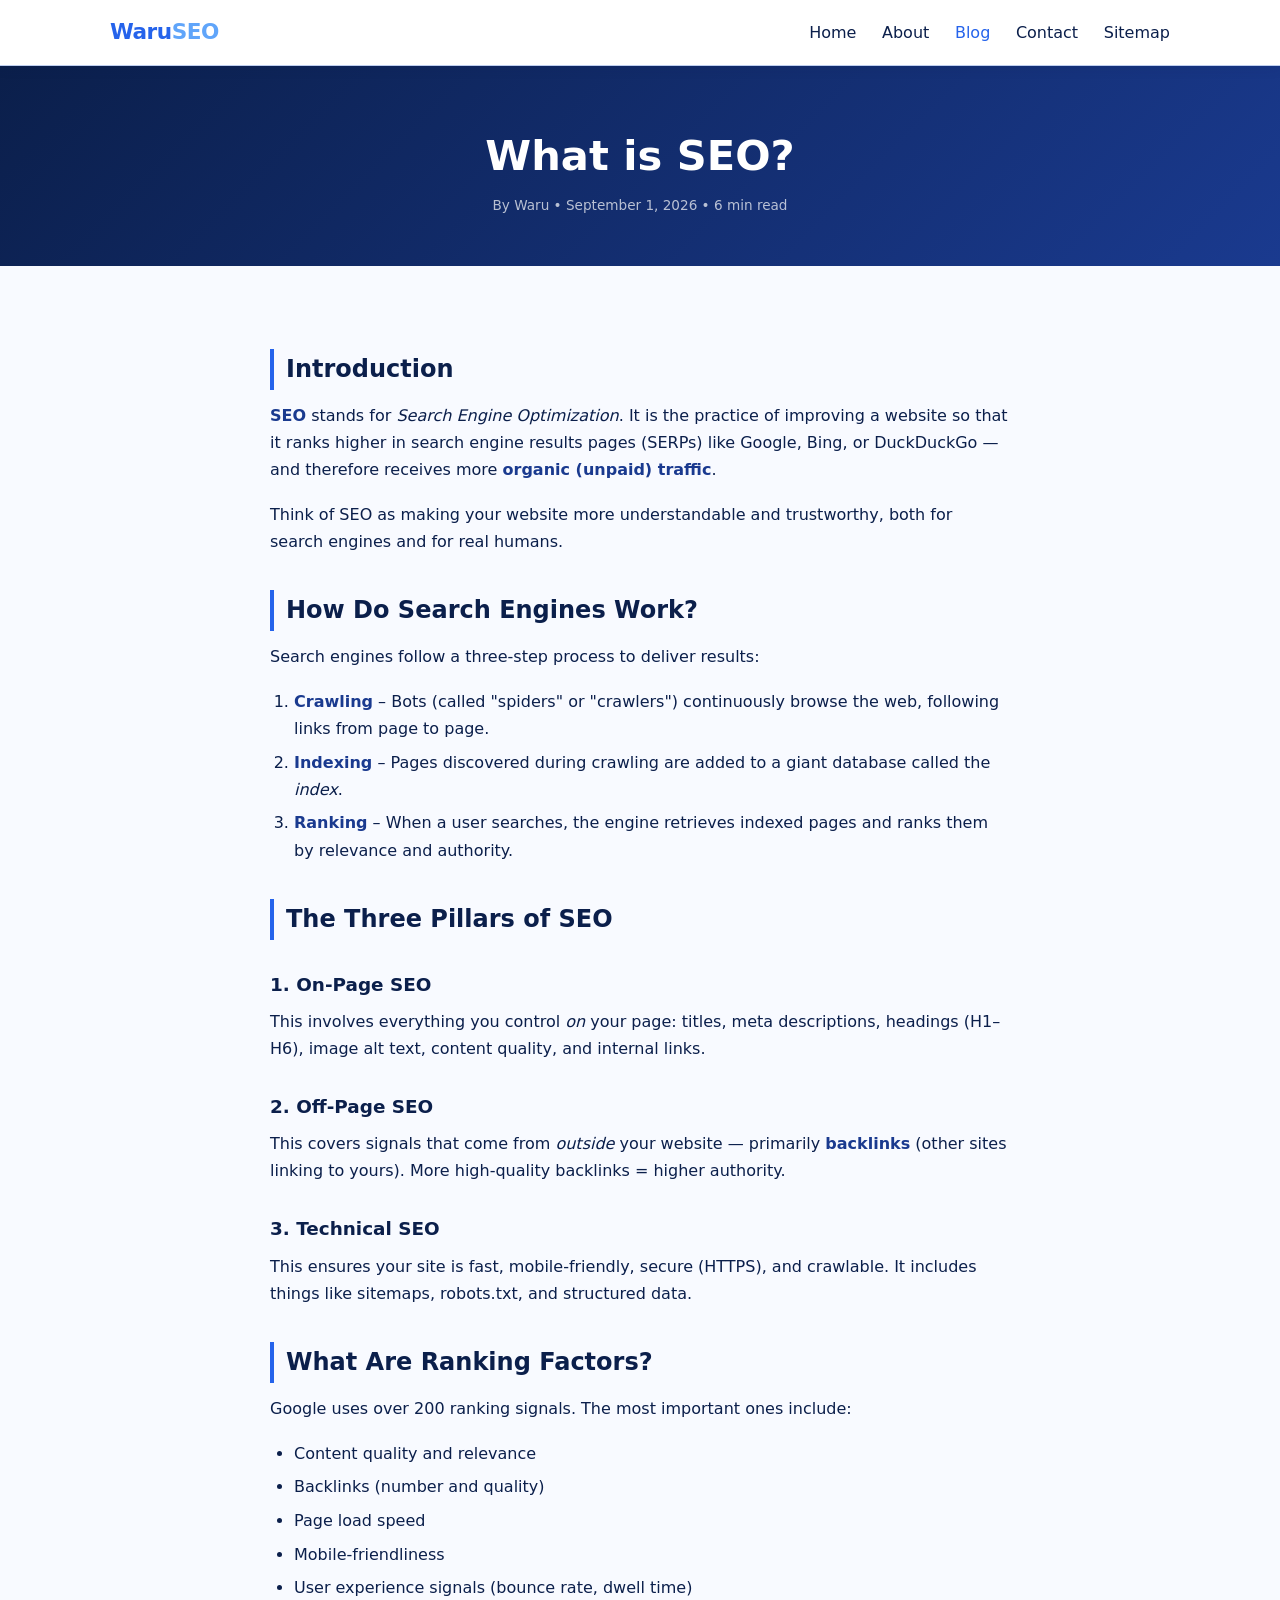
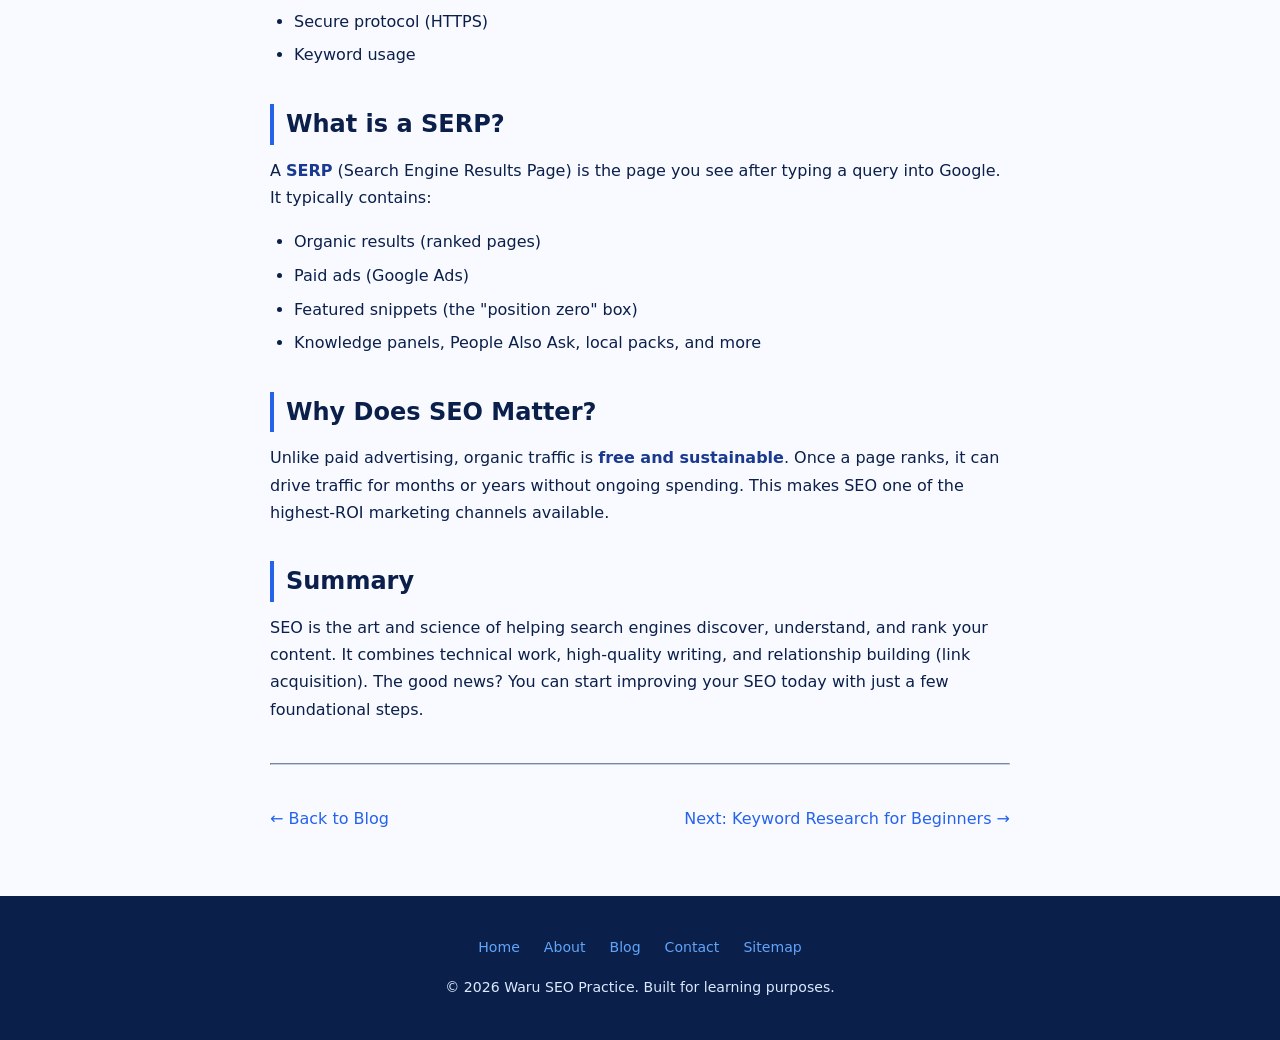
<file: blog/what-is-seo.html>
<!DOCTYPE html>
<html lang="en">
<head>
  <meta charset="UTF-8" />
  <meta name="viewport" content="width=device-width, initial-scale=1.0" />
  <title>What is SEO? – Waru SEO Practice</title>
  <link rel="stylesheet" href="../css/style.css" />
</head>
<body>

  <header>
    <div class="header-inner">
      <a href="../index.html" class="logo">Waru<span>SEO</span></a>
      <button class="hamburger" aria-label="Toggle menu" onclick="document.querySelector('nav ul').classList.toggle('open')">
        <span></span><span></span><span></span>
      </button>
      <nav>
        <ul>
          <li><a href="../index.html">Home</a></li>
          <li><a href="../about.html">About</a></li>
          <li><a href="index.html" class="active">Blog</a></li>
          <li><a href="../contact.html">Contact</a></li>
          <li><a href="../sitemap.html">Sitemap</a></li>
        </ul>
      </nav>
    </div>
  </header>

  <div class="post-hero">
    <h1>What is SEO?</h1>
    <p class="post-meta">By Waru &bull; September 1, 2026 &bull; 6 min read</p>
  </div>

  <article class="post-body">

    <h2>Introduction</h2>
    <p><strong>SEO</strong> stands for <em>Search Engine Optimization</em>. It is the practice of improving a website so that it ranks higher in search engine results pages (SERPs) like Google, Bing, or DuckDuckGo — and therefore receives more <strong>organic (unpaid) traffic</strong>.</p>
    <p>Think of SEO as making your website more understandable and trustworthy, both for search engines and for real humans.</p>

    <h2>How Do Search Engines Work?</h2>
    <p>Search engines follow a three-step process to deliver results:</p>
    <ol>
      <li><strong>Crawling</strong> – Bots (called "spiders" or "crawlers") continuously browse the web, following links from page to page.</li>
      <li><strong>Indexing</strong> – Pages discovered during crawling are added to a giant database called the <em>index</em>.</li>
      <li><strong>Ranking</strong> – When a user searches, the engine retrieves indexed pages and ranks them by relevance and authority.</li>
    </ol>

    <h2>The Three Pillars of SEO</h2>

    <h3>1. On-Page SEO</h3>
    <p>This involves everything you control <em>on</em> your page: titles, meta descriptions, headings (H1–H6), image alt text, content quality, and internal links.</p>

    <h3>2. Off-Page SEO</h3>
    <p>This covers signals that come from <em>outside</em> your website — primarily <strong>backlinks</strong> (other sites linking to yours). More high-quality backlinks = higher authority.</p>

    <h3>3. Technical SEO</h3>
    <p>This ensures your site is fast, mobile-friendly, secure (HTTPS), and crawlable. It includes things like sitemaps, robots.txt, and structured data.</p>

    <h2>What Are Ranking Factors?</h2>
    <p>Google uses over 200 ranking signals. The most important ones include:</p>
    <ul>
      <li>Content quality and relevance</li>
      <li>Backlinks (number and quality)</li>
      <li>Page load speed</li>
      <li>Mobile-friendliness</li>
      <li>User experience signals (bounce rate, dwell time)</li>
      <li>Secure protocol (HTTPS)</li>
      <li>Keyword usage</li>
    </ul>

    <h2>What is a SERP?</h2>
    <p>A <strong>SERP</strong> (Search Engine Results Page) is the page you see after typing a query into Google. It typically contains:</p>
    <ul>
      <li>Organic results (ranked pages)</li>
      <li>Paid ads (Google Ads)</li>
      <li>Featured snippets (the "position zero" box)</li>
      <li>Knowledge panels, People Also Ask, local packs, and more</li>
    </ul>

    <h2>Why Does SEO Matter?</h2>
    <p>Unlike paid advertising, organic traffic is <strong>free and sustainable</strong>. Once a page ranks, it can drive traffic for months or years without ongoing spending. This makes SEO one of the highest-ROI marketing channels available.</p>

    <h2>Summary</h2>
    <p>SEO is the art and science of helping search engines discover, understand, and rank your content. It combines technical work, high-quality writing, and relationship building (link acquisition). The good news? You can start improving your SEO today with just a few foundational steps.</p>

    <hr style="margin:2.5rem 0;border-color:var(--clr-border);" />
    <div style="display:flex;justify-content:space-between;flex-wrap:wrap;gap:1rem;">
      <a href="index.html">← Back to Blog</a>
      <a href="keyword-research-for-beginners.html">Next: Keyword Research for Beginners →</a>
    </div>

  </article>

  <footer>
    <div class="footer-links">
      <a href="../index.html">Home</a>
      <a href="../about.html">About</a>
      <a href="index.html">Blog</a>
      <a href="../contact.html">Contact</a>
      <a href="../sitemap.html">Sitemap</a>
    </div>
    <p>&copy; 2026 Waru SEO Practice. Built for learning purposes.</p>
  </footer>

</body>
</html>
</file>
<file: css/style.css>
/* ============================================================
   waru-seo-practice – Global Stylesheet
   ============================================================ */

/* ---------- Reset & Base ---------- */
*, *::before, *::after { box-sizing: border-box; margin: 0; padding: 0; }

:root {
  /* Shades of Blue palette */
  --clr-navy:      #0B1F4B;   /* deep navy  – footer, dark hero bg */
  --clr-royal:     #1A3A8F;   /* royal blue – headings, hover states */
  --clr-primary:   #2563EB;   /* medium blue – buttons, links, accents */
  --clr-primary-d: #1A3A8F;   /* darker blue – hover on primary */
  --clr-sky:       #60A5FA;   /* sky blue   – tags, highlights */
  --clr-ice:       #DBEAFE;   /* pale blue  – card backgrounds, info boxes */
  --clr-accent:    #60A5FA;   /* sky blue   – accent / CTA highlight */

  --clr-bg:        #F8FAFF;   /* off-white blue tint – page background */
  --clr-surface:   #ffffff;   /* pure white – card surfaces */
  --clr-text:      #0B1F4B;   /* navy       – body text */
  --clr-muted:     #4B6CB7;   /* mid blue   – secondary text */
  --clr-border:    #BFCFEF;   /* soft blue  – borders and dividers */

  --radius:        8px;
  --shadow:        0 2px 12px rgba(11,31,75,.10);
  --max-w:         1100px;
  --font-sans:     'Segoe UI', system-ui, sans-serif;
}

body {
  font-family: var(--font-sans);
  background: var(--clr-bg);
  color: var(--clr-text);
  line-height: 1.7;
  font-size: 1rem;
}

img { max-width: 100%; display: block; }
a  { color: var(--clr-primary); text-decoration: none; }
a:hover { text-decoration: underline; }

/* ---------- Layout helpers ---------- */
.container { max-width: var(--max-w); margin: 0 auto; padding: 0 1.25rem; }

/* ---------- Header / Nav ---------- */
header {
  background: var(--clr-surface);
  border-bottom: 1px solid var(--clr-border);
  position: sticky; top: 0; z-index: 100;
  box-shadow: var(--shadow);
}

.header-inner {
  display: flex; align-items: center; justify-content: space-between;
  padding: .9rem 1.25rem; max-width: var(--max-w); margin: 0 auto;
}

.logo { font-size: 1.35rem; font-weight: 700; color: var(--clr-primary); letter-spacing: -.5px; }
.logo span { color: var(--clr-accent); }

nav ul { list-style: none; display: flex; gap: 1.6rem; }
nav a  { font-weight: 500; color: var(--clr-text); transition: color .2s; }
nav a:hover, nav a.active { color: var(--clr-primary); text-decoration: none; }

/* Hamburger (mobile) */
.hamburger { display: none; flex-direction: column; gap: 5px; cursor: pointer; background: none; border: none; }
.hamburger span { width: 24px; height: 2px; background: var(--clr-text); border-radius: 2px; transition: .3s; }

/* ---------- Hero ---------- */
.hero {
  background: linear-gradient(135deg, var(--clr-navy) 0%, var(--clr-royal) 60%, var(--clr-primary) 100%);
  color: #fff; text-align: center;
  padding: 5rem 1.25rem 4rem;
}
.hero h1 { font-size: clamp(1.8rem, 5vw, 3rem); font-weight: 800; line-height: 1.2; margin-bottom: 1rem; }
.hero p  { font-size: 1.15rem; opacity: .9; max-width: 600px; margin: 0 auto 2rem; }

.btn {
  display: inline-block; padding: .75rem 1.75rem;
  background: var(--clr-sky); color: var(--clr-navy);
  font-weight: 700; border-radius: var(--radius);
  transition: transform .2s, box-shadow .2s;
}
.btn:hover { transform: translateY(-2px); box-shadow: 0 6px 20px rgba(0,0,0,.2); text-decoration: none; }
.btn-outline {
  background: transparent; border: 2px solid #fff; color: #fff; margin-left: .75rem;
}
.btn-outline:hover { background: rgba(255,255,255,.1); }

/* ---------- Section ---------- */
section { padding: 4rem 0; }
.section-title { font-size: 1.75rem; font-weight: 700; margin-bottom: .5rem; }
.section-sub   { color: var(--clr-muted); margin-bottom: 2.5rem; }

/* ---------- Cards grid ---------- */
.cards { display: grid; grid-template-columns: repeat(auto-fill, minmax(300px, 1fr)); gap: 1.5rem; }

.card {
  background: var(--clr-surface); border-radius: var(--radius);
  border: 1px solid var(--clr-border); padding: 1.5rem;
  box-shadow: var(--shadow); transition: transform .25s, box-shadow .25s;
  display: flex; flex-direction: column;
}
.card:hover { transform: translateY(-4px); box-shadow: 0 8px 24px rgba(0,0,0,.12); }

.card-tag {
  display: inline-block; font-size: .72rem; font-weight: 700; letter-spacing: .06em;
  text-transform: uppercase; background: var(--clr-ice); color: var(--clr-royal);
  padding: .25rem .6rem; border-radius: 20px; margin-bottom: .9rem;
}
.card h3 { font-size: 1.1rem; margin-bottom: .5rem; }
.card p  { color: var(--clr-muted); font-size: .92rem; flex: 1; }
.card-link { margin-top: 1rem; font-weight: 600; font-size: .9rem; }

/* ---------- Blog post layout ---------- */
.post-hero {
  background: linear-gradient(135deg, var(--clr-navy) 0%, var(--clr-royal) 100%);
  color: #fff; padding: 4rem 1.25rem 3rem; text-align: center;
}
.post-hero .breadcrumb { font-size: .85rem; opacity: .7; margin-bottom: .75rem; }
.post-hero .breadcrumb a { color: #cbd5e1; }
.post-hero h1 { font-size: clamp(1.6rem, 4vw, 2.6rem); font-weight: 800; line-height: 1.25; max-width: 780px; margin: 0 auto .75rem; }
.post-meta { font-size: .85rem; opacity: .7; }

.post-body { max-width: 780px; margin: 0 auto; padding: 3rem 1.25rem 4rem; }
.post-body h2 { font-size: 1.5rem; font-weight: 700; margin: 2.2rem 0 .75rem; border-left: 4px solid var(--clr-primary); padding-left: .75rem; }
.post-body h3 { font-size: 1.15rem; font-weight: 600; margin: 1.8rem 0 .5rem; }
.post-body p  { margin-bottom: 1.1rem; }
.post-body ul, .post-body ol { margin: .5rem 0 1.1rem 1.5rem; }
.post-body li { margin-bottom: .4rem; }
.post-body strong { color: var(--clr-primary-d); }
.post-body a { font-weight: 500; }

.info-box {
  background: var(--clr-ice); border-left: 4px solid var(--clr-primary);
  border-radius: 0 var(--radius) var(--radius) 0;
  padding: 1rem 1.25rem; margin: 1.5rem 0;
}
.warn-box {
  background: #EEF4FF; border-left: 4px solid var(--clr-sky);
  border-radius: 0 var(--radius) var(--radius) 0;
  padding: 1rem 1.25rem; margin: 1.5rem 0;
}
.info-box p, .warn-box p { margin: 0; }

/* ---------- About ---------- */
.about-grid { display: grid; grid-template-columns: 1fr 1fr; gap: 3rem; align-items: center; }
.about-img-placeholder {
  background: linear-gradient(135deg, var(--clr-ice), #C7D9F9);
  border-radius: var(--radius); height: 320px;
  display: flex; align-items: center; justify-content: center;
  font-size: 5rem;
}
.about-text h2 { font-size: 1.8rem; font-weight: 700; margin-bottom: .75rem; }
.about-text p  { color: var(--clr-muted); margin-bottom: 1rem; }

.skills-list { list-style: none; display: flex; flex-wrap: wrap; gap: .5rem; margin-top: 1rem; }
.skills-list li {
  background: var(--clr-ice); color: var(--clr-royal);
  font-size: .82rem; font-weight: 600; padding: .3rem .75rem;
  border-radius: 20px;
}

/* ---------- Contact ---------- */
.contact-grid { display: grid; grid-template-columns: 1fr 1.6fr; gap: 3rem; }
.contact-info h2 { font-size: 1.6rem; font-weight: 700; margin-bottom: .75rem; }
.contact-info p  { color: var(--clr-muted); margin-bottom: 1.5rem; }
.contact-detail { display: flex; align-items: center; gap: .75rem; margin-bottom: 1rem; font-weight: 500; }
.contact-icon { font-size: 1.4rem; }

form { background: var(--clr-surface); border: 1px solid var(--clr-border); border-radius: var(--radius); padding: 2rem; box-shadow: var(--shadow); }
.form-group { margin-bottom: 1.25rem; }
.form-group label { display: block; font-size: .9rem; font-weight: 600; margin-bottom: .4rem; }
.form-group input, .form-group textarea, .form-group select {
  width: 100%; padding: .65rem .9rem;
  border: 1px solid var(--clr-border); border-radius: var(--radius);
  font-family: var(--font-sans); font-size: .95rem; background: var(--clr-bg);
  transition: border-color .2s, box-shadow .2s;
}
.form-group input:focus, .form-group textarea:focus {
  outline: none; border-color: var(--clr-primary);
  box-shadow: 0 0 0 3px rgba(37,99,235,.15);
}
textarea { min-height: 130px; resize: vertical; }
.form-btn {
  width: 100%; padding: .8rem; background: var(--clr-primary); color: #fff;
  border: none; border-radius: var(--radius); font-size: 1rem; font-weight: 600;
  cursor: pointer; transition: background .2s;
}
.form-btn:hover { background: var(--clr-primary-d); }

/* ---------- Sitemap ---------- */
.sitemap-tree { max-width: 700px; margin: 0 auto; }
.sitemap-tree ul { list-style: none; }
.sitemap-tree > ul > li { margin-bottom: 1.75rem; }
.sitemap-tree li { position: relative; padding-left: 1.4rem; }
.sitemap-tree li::before {
  content: ''; position: absolute; left: 0; top: .6rem;
  width: .6rem; height: 1px; background: var(--clr-border);
}
.sitemap-tree > ul > li::before { display: none; }
.sitemap-tree ul ul { border-left: 2px solid var(--clr-border); margin-left: 1rem; padding-left: 0; margin-top: .5rem; }
.sitemap-tree ul ul li { margin: .3rem 0; }
.sitemap-link-main { font-size: 1.2rem; font-weight: 700; color: var(--clr-primary); }
.sitemap-link-main::before { content: '🏠 '; }
.sitemap-section { font-size: 1.05rem; font-weight: 600; color: var(--clr-text); }
.sitemap-leaf a { color: var(--clr-muted); font-size: .92rem; }
.sitemap-leaf a:hover { color: var(--clr-primary); }

/* ---------- Footer ---------- */
footer {
  background: var(--clr-navy); color: var(--clr-ice);
  text-align: center; padding: 2.5rem 1.25rem;
  font-size: .88rem;
}
footer a { color: var(--clr-sky); }
footer a:hover { color: #fff; }
.footer-links { display: flex; justify-content: center; gap: 1.5rem; flex-wrap: wrap; margin-bottom: 1rem; }

/* ---------- Breadcrumb ---------- */
.breadcrumb-bar {
  background: var(--clr-surface); border-bottom: 1px solid var(--clr-border);
  padding: .55rem 1.25rem; font-size: .85rem; color: var(--clr-muted);
}
.breadcrumb-bar .container { display: flex; gap: .4rem; align-items: center; }

/* ---------- Keyword pill ---------- */
.kw-tag {
  display: inline-block; font-size: .78rem; font-weight: 600; letter-spacing: .04em;
  background: var(--clr-ice); color: var(--clr-royal); padding: .22rem .65rem; border-radius: 20px;
  margin: .2rem;
}

/* ---------- Responsive ---------- */
@media (max-width: 768px) {
  nav ul { display: none; flex-direction: column; position: absolute; top: 60px; right: 0;
    background: var(--clr-surface); border: 1px solid var(--clr-border);
    padding: 1rem; border-radius: var(--radius); box-shadow: var(--shadow); min-width: 180px; }
  nav ul.open { display: flex; }
  .hamburger { display: flex; }

  .about-grid, .contact-grid { grid-template-columns: 1fr; }
  .about-img-placeholder { height: 200px; }
}
</file>
